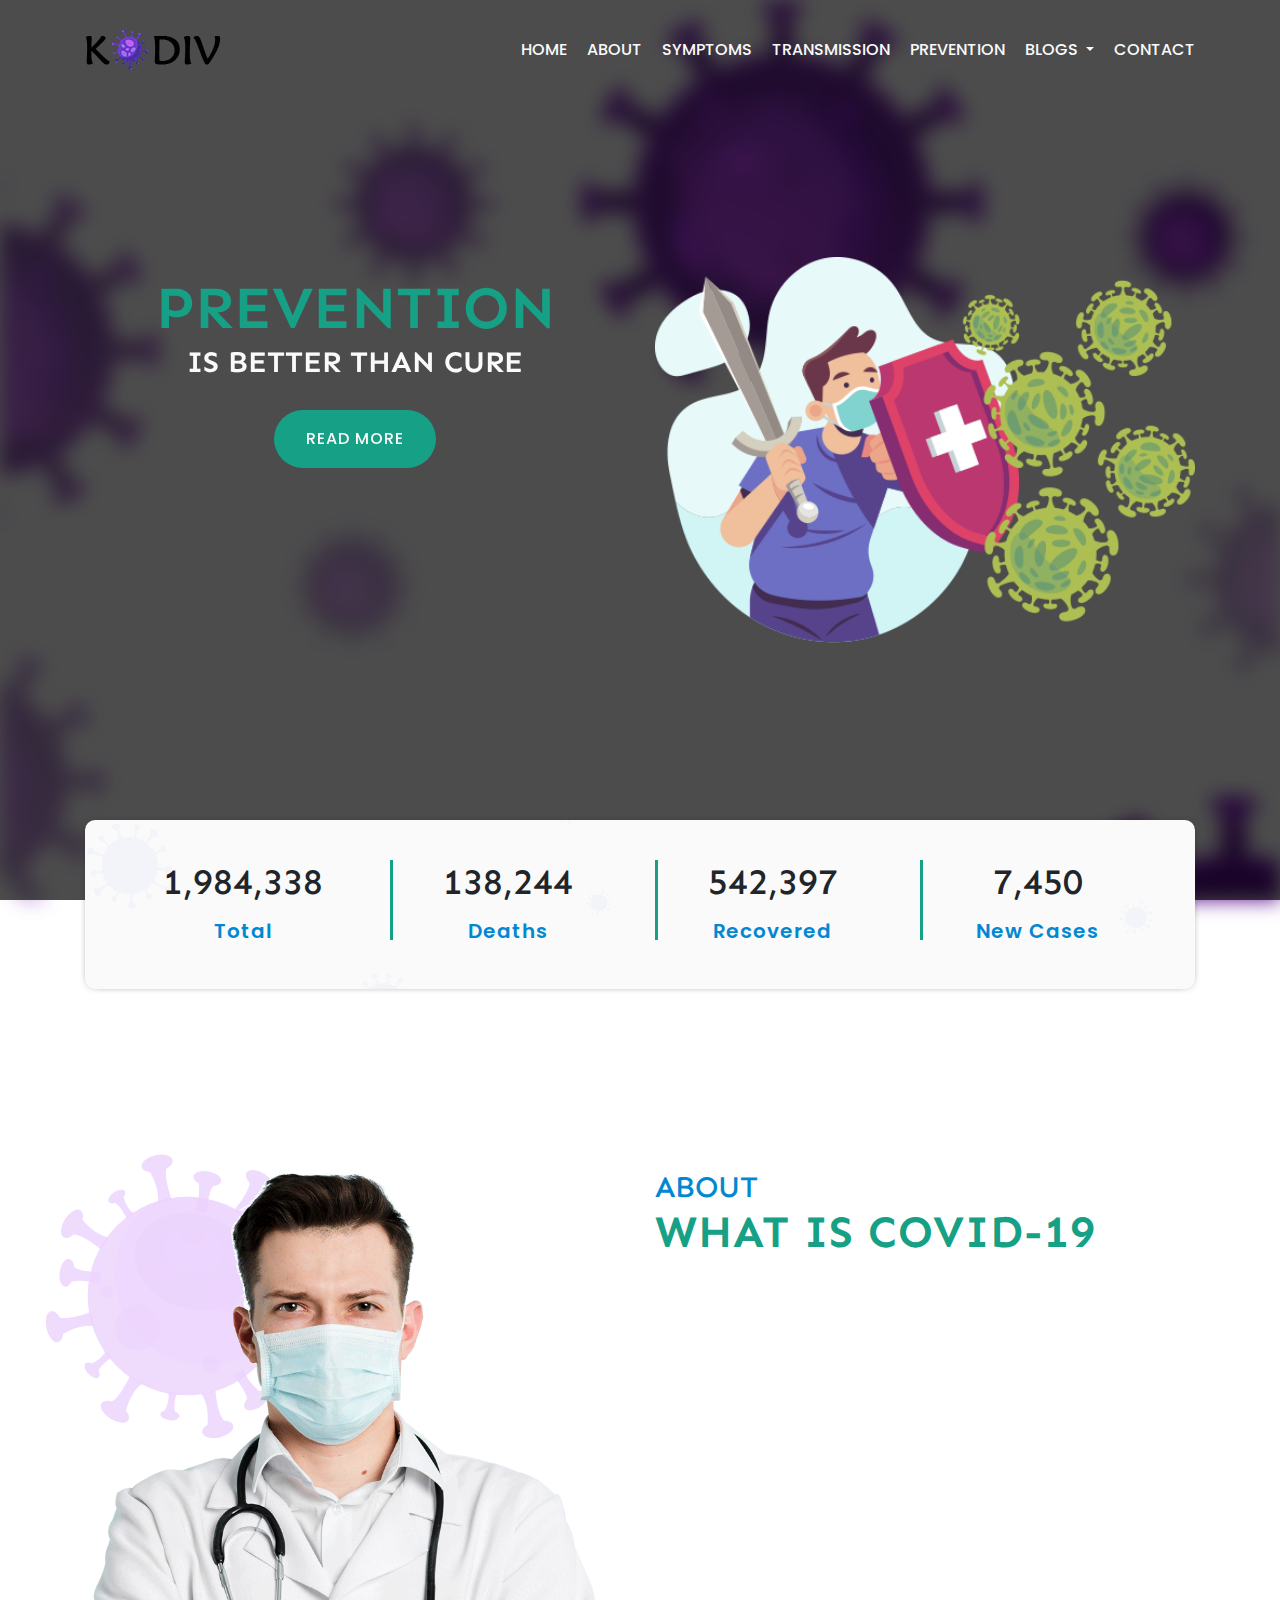
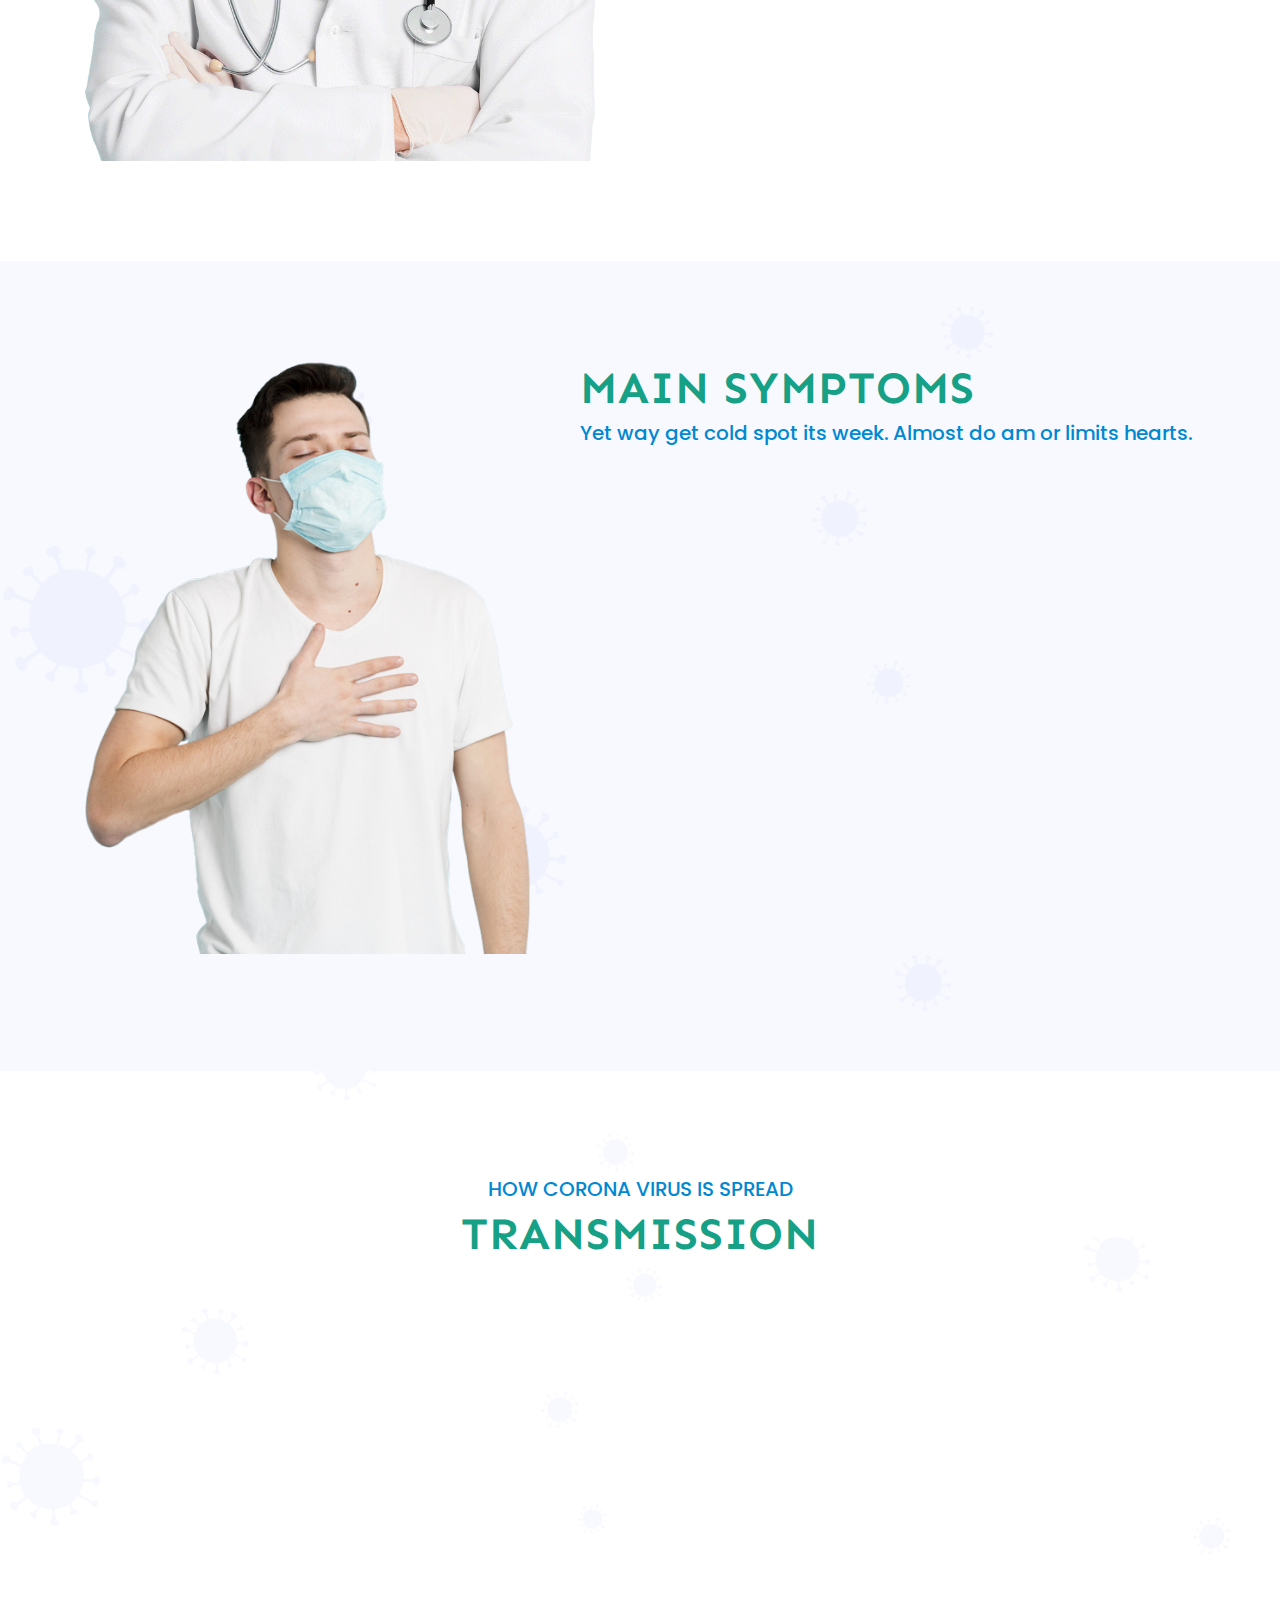
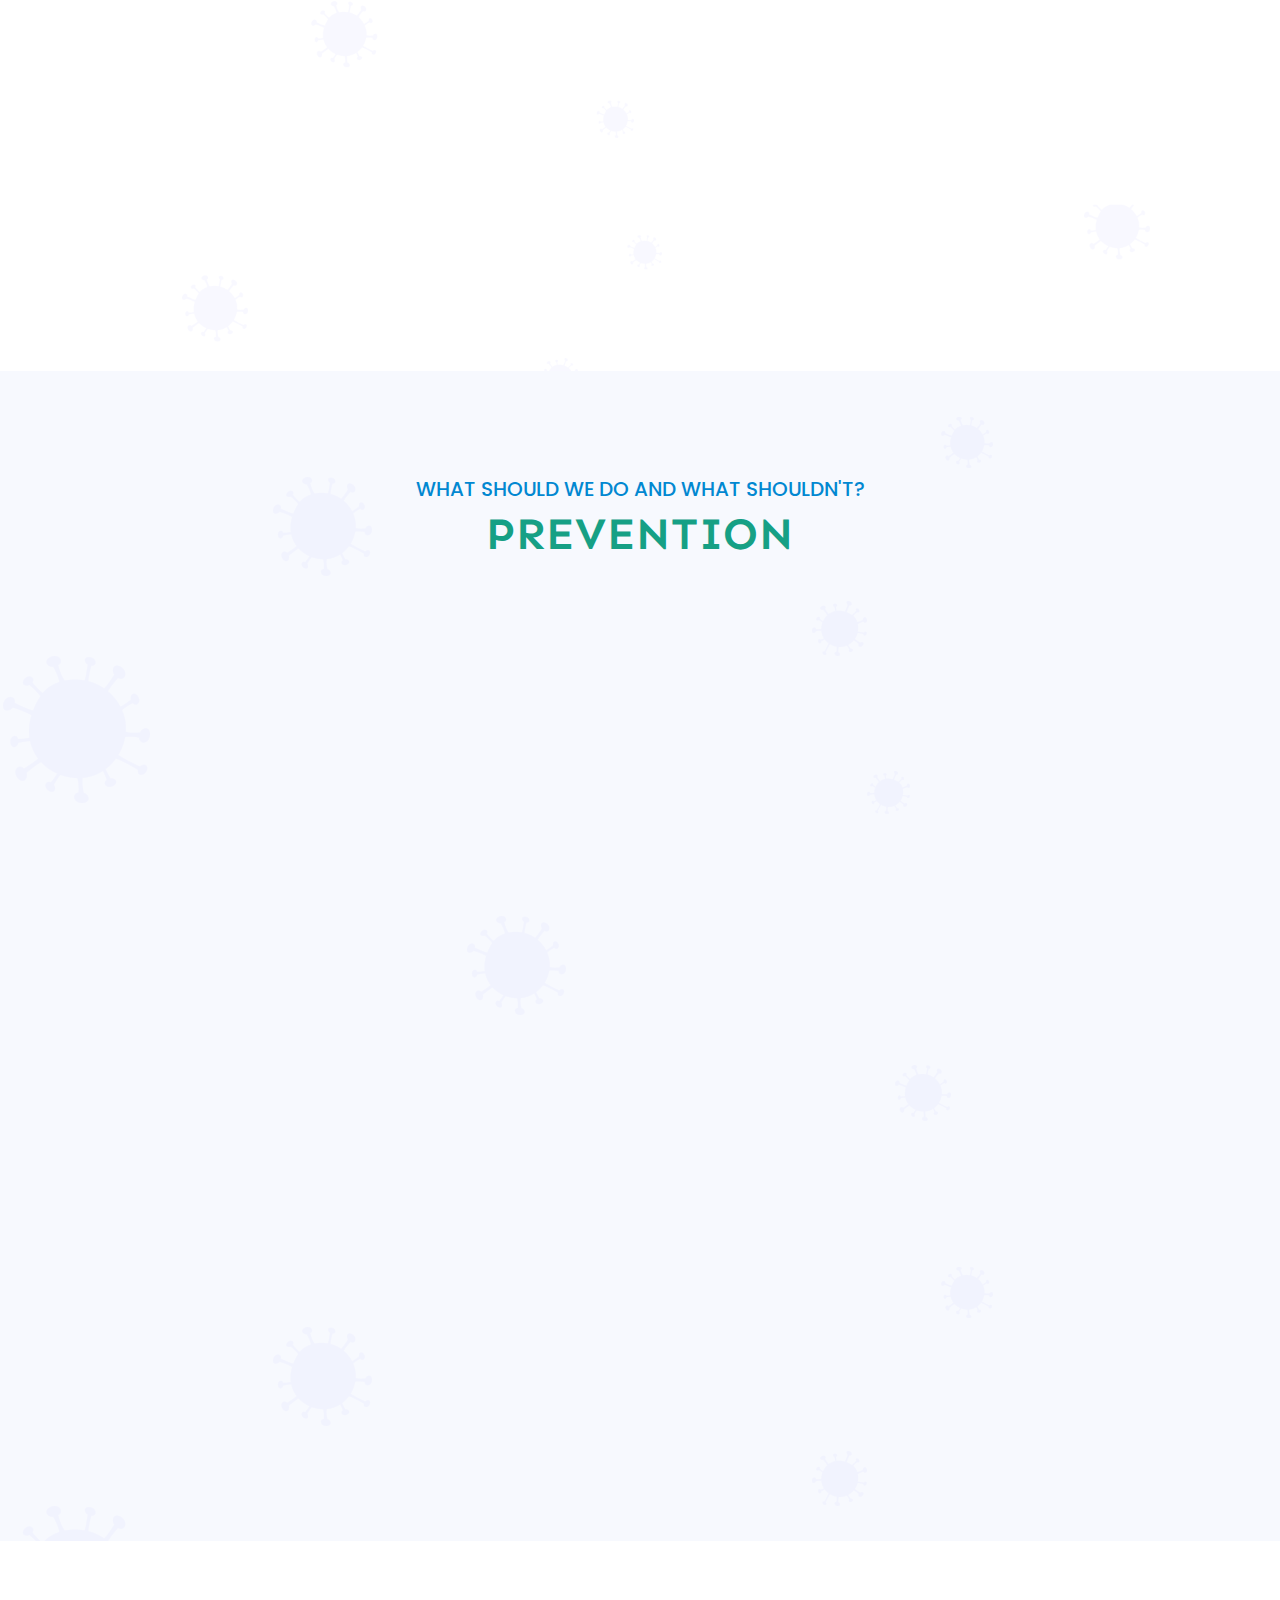
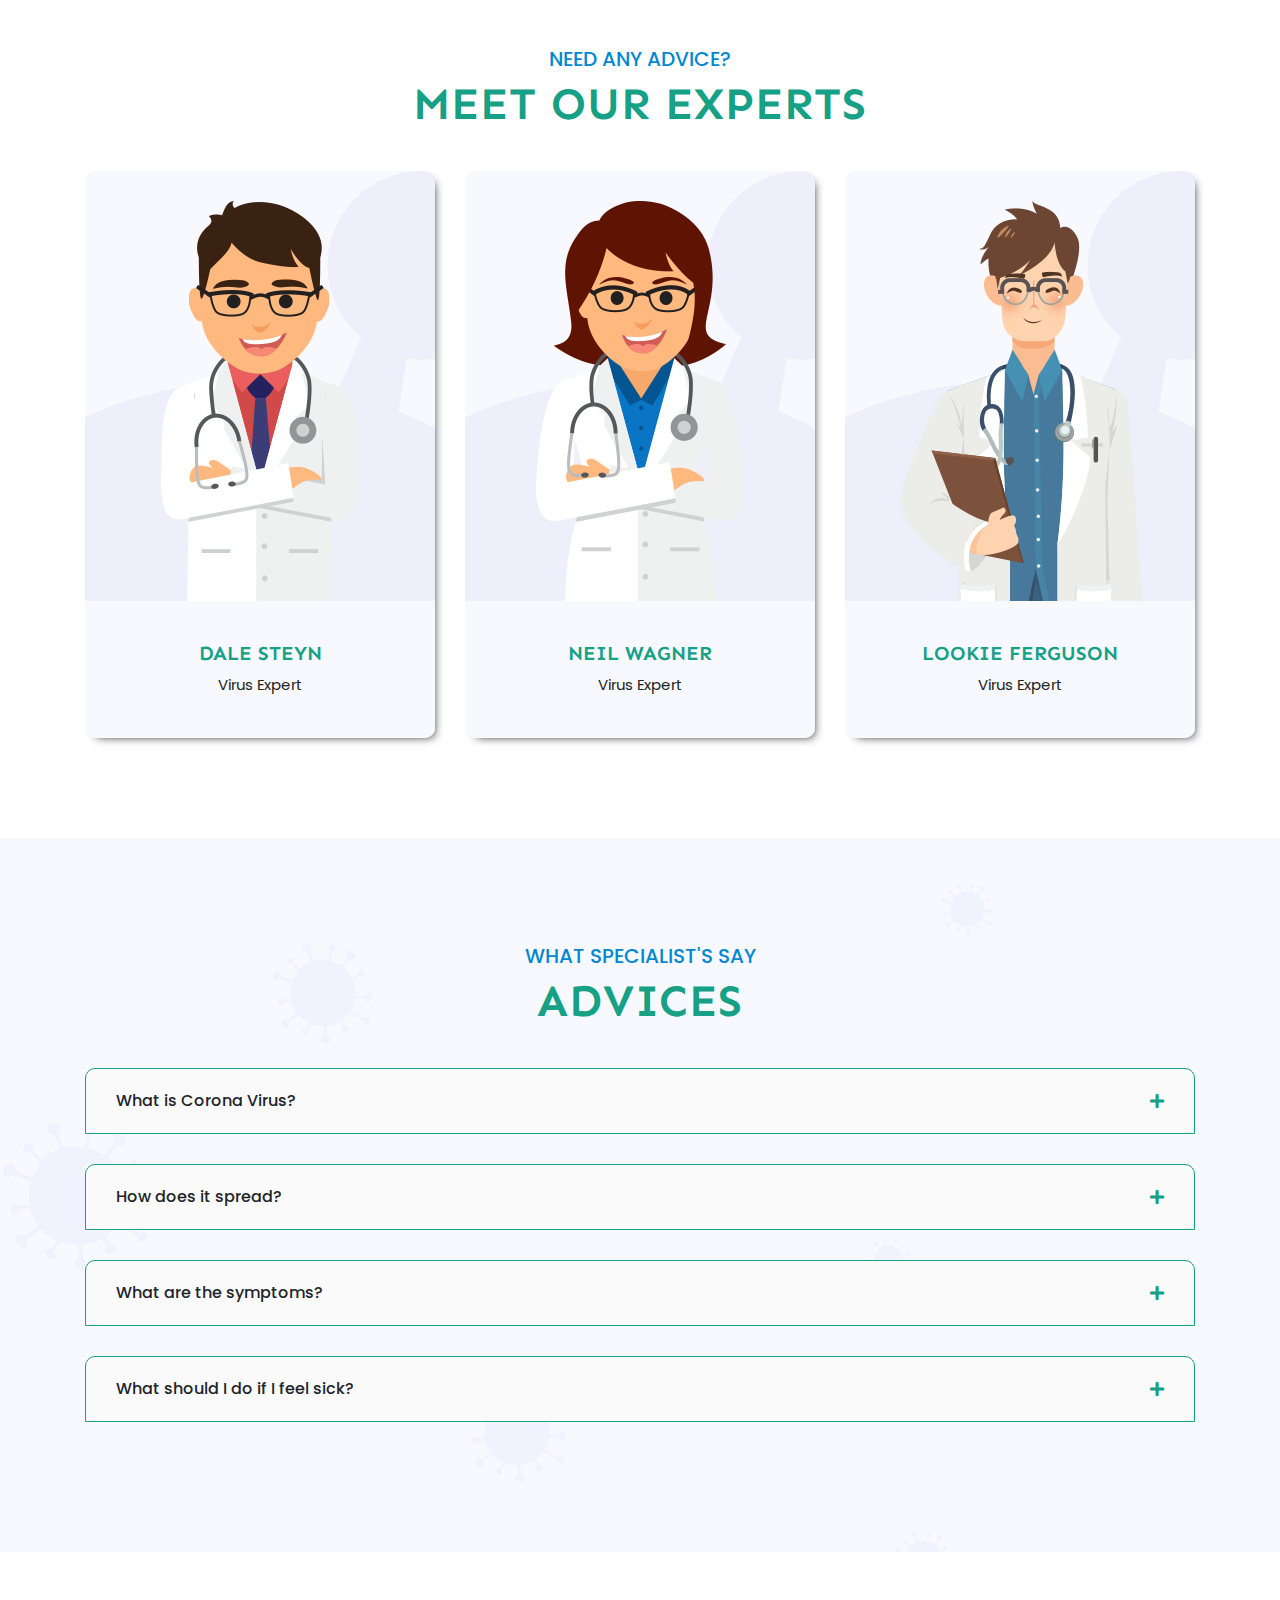
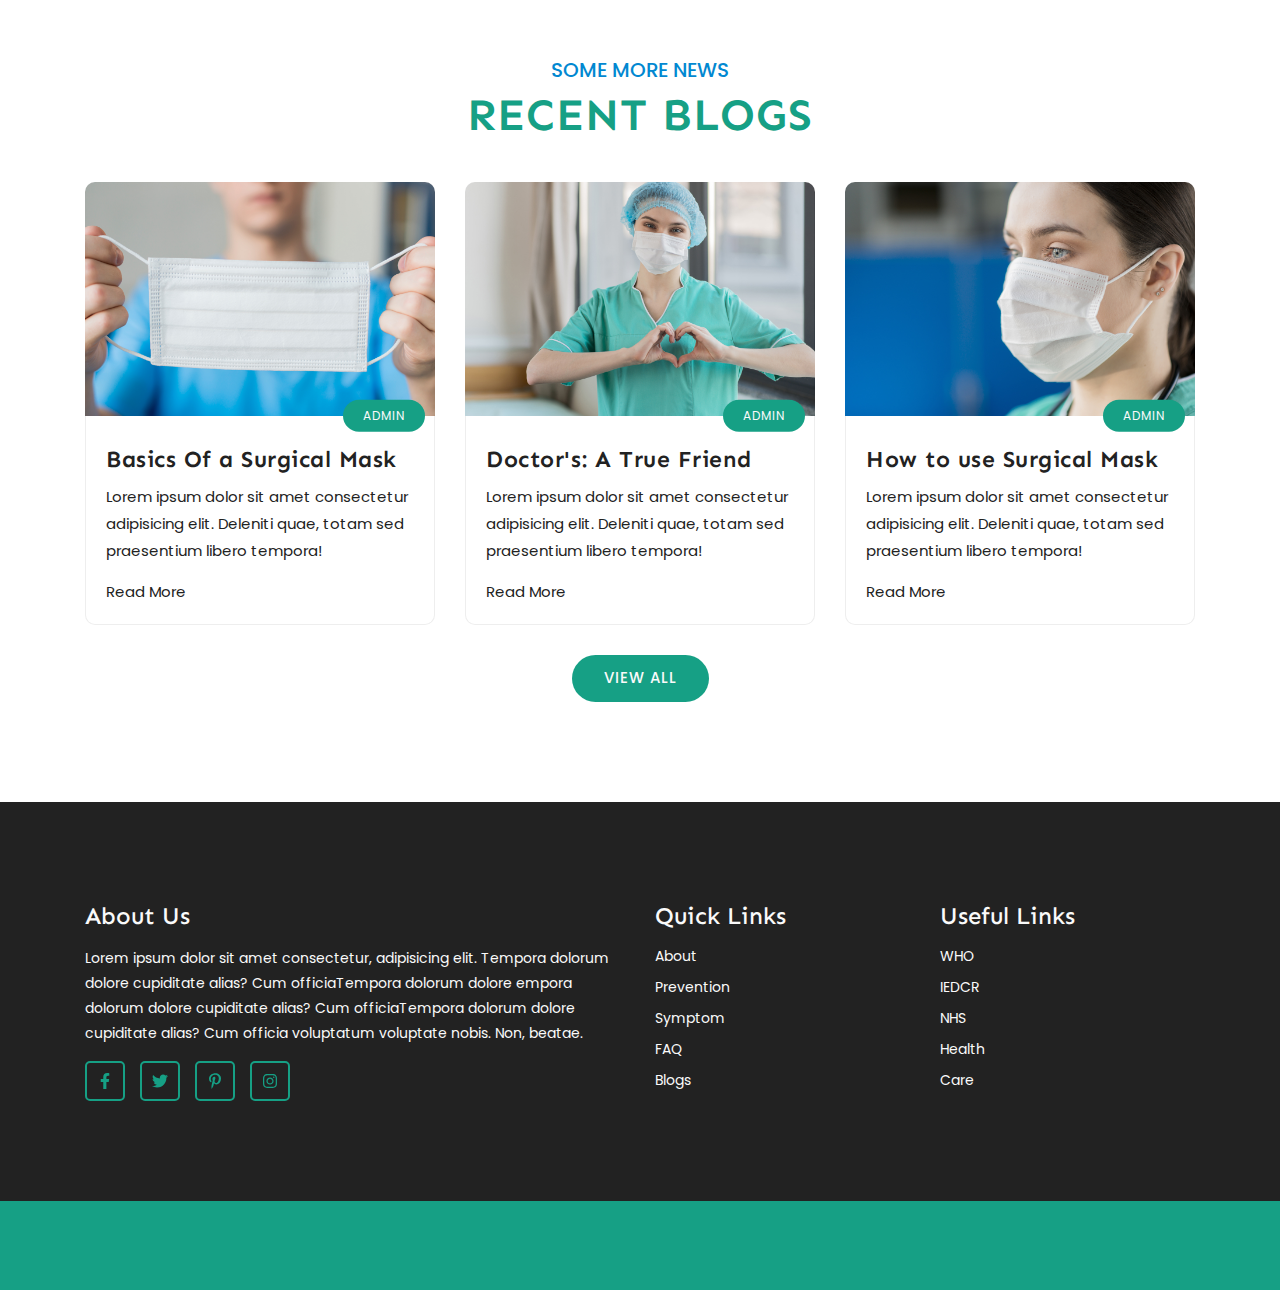
<file: index.html>
<!DOCTYPE html>
<!--[if lt IE 7]>      <html class="no-js lt-ie9 lt-ie8 lt-ie7"> <![endif]-->
<!--[if IE 7]>         <html class="no-js lt-ie9 lt-ie8"> <![endif]-->
<!--[if IE 8]>         <html class="no-js lt-ie9"> <![endif]-->
<!--[if gt IE 8]><!--> 
<html lang="zxx"> <!--<![endif]-->
  <head>
    <meta charset="utf-8">
    <meta http-equiv="X-UA-Compatible" content="IE=edge">
    <title>KODIV | COVID-19 Medical Awareness Template</title>
    <meta name="description" content="COVID-19">
    <meta name="viewport" content="width=device-width, initial-scale=1">
    <!-- FavIcon -->
    <link rel="icon" href="assets/images/favicon.png">
    <!-- Bootstrap -->
    <link rel="stylesheet" href="assets/css/bootstrap.min.css">
    <!-- FontAwesome -->
    <link rel="stylesheet" href="assets/css/fa-all.min.css">
    <!-- Animate -->
    <link rel="stylesheet" href="assets/css/animate.css">
    <!-- Slick Slider -->
    <link rel="stylesheet" href="assets/css/slick.css">
    <!-- Style css -->
    <link rel="stylesheet" href="assets/css/style.css">
    <!-- Responsive css -->
    <link rel="stylesheet" href="assets/css/responsive.css">
  </head>
  <body>
    <!--[if lt IE 7]>
      <p class="browsehappy">You are using an <strong>outdated</strong> browser. Please <a href="#">upgrade your browser</a> to improve your experience.</p>
    <![endif]-->

    <!-- PreLoader -->
    <div id="loader"></div>
    <!-- PreLoader -->

    <!-- Header Area Start -->
    <header class="header-area">

      <!-- NavBar Start -->
      <div id="main-menu" class="main-menu">
        <div class="container">
          <nav class="navbar navbar-expand-lg navbar-light">
            <a class="navbar-brand" href="index.html">
              <img src="assets/images/logo.png" alt="" class="img-fluid">
            </a> <!--LOGO -->
            <button class="navbar-toggler" type="button" data-toggle="collapse" data-target="#navbarSupportedContent" aria-controls="navbarSupportedContent" aria-expanded="false" aria-label="Toggle navigation">
              <span class="navbar-toggler-icon"></span>
            </button>
            <!-- Menu -->
            <div class="collapse navbar-collapse" id="navbarSupportedContent">
              <ul class="navbar-nav ml-auto text-uppercase">
                <li class="nav-item active">
                  <a class="nav-link" href="index.html">Home <span class="sr-only">(current)</span></a>
                </li>
                <li class="nav-item">
                  <a class="nav-link" href="#about">About</a>
                </li>
                <li class="nav-item">
                  <a class="nav-link" href="#symptom">Symptoms</a>
                </li>
                <li class="nav-item">
                  <a class="nav-link" href="#transmission">Transmission</a>
                </li>
                <li class="nav-item">
                  <a class="nav-link" href="#prevention">Prevention</a>
                </li>
                <li class="nav-item dropdown">
                  <a class="nav-link dropdown-toggle" href="#" id="navbarDropdown" role="button" data-toggle="dropdown" aria-haspopup="true" aria-expanded="false">
                    blogs
                  </a>
                  <div class="dropdown-menu" aria-labelledby="navbarDropdown">
                    <a class="dropdown-item" href="#">blog grid</a>
                    <a class="dropdown-item" href="#">blog single</a>
                  </div>
                </li>
                <li class="nav-item">
                  <a class="nav-link" href="#contact">Contact</a>
                </li>
              </ul>
            </div>
          </nav>
        </div>
      </div>
      <!-- NavBar Ends -->

      <!-- Banner Start -->
      <div class="banner">
        <div class="banner-overlay">
          <div class="container">
            <div class="banner-slider">

              <div class="banner-content text-center">
                <div class="row">
                  <div class="col-lg-6 col-md-6 col-12">
                    <h2 class="text-uppercase" data-animation="fadeInUp" data-delay="0.3s">prevention</h2>
                    <h4 class="text-uppercase" data-animation="fadeInUp" data-delay="0.4s">is better than cure</h4>
                    <a href="#" data-animation="fadeInUp" data-delay="0.5s">Read More</a>
                  </div>
                  <div class="col-lg-6 col-md-6 col-12 floating">
                    <img src="assets/images/fight.png" data-animation="fadeInRight" data-delay="0.2s" alt="Fight" class="img-fluid">
                  </div>
                </div>
              </div>

              <div class="banner-content text-center">
                <div class="row">
                  <div class="col-lg-6 col-md-6 col-12">
                    <h2 class="text-uppercase" data-animation="fadeInUp" data-delay="0.3s">Stay Home</h2>
                    <h4 class="text-uppercase" data-animation="fadeInUp" data-delay="0.4s">Stay Safe</h4>
                    <a href="#" data-animation="fadeInUp" data-delay="0.5s">Read More</a>
                  </div>
                  <div class="col-lg-6 col-md-6 col-12 floating">
                    <img src="assets/images/home.png" data-animation="fadeInRight" data-delay="0.2s" alt="Home" class="img-fluid">
                  </div>
                </div>
              </div>
          
            </div>

          </div>
        </div>
      </div>
      <!-- Banner Ends -->
    </header>
    <!-- Header Area Ends -->

    <!-- Counter Area Start -->
    <section id="counter" class="counter-area">
      <div class="container">
        <div class="counter-inner">
          <div class="row text-center">
            <div class="col-lg-3 col-md-3 col-6">
              <div class="counter-item not_active">
                <h2 class="counter">2,645,784</h2>
                <p>Total</p>
              </div>
            </div>
            <div class="col-lg-3 col-md-3 col-6">
              <div class="counter-item">
                <h2 class="counter">184,326</h2>
                <p>Deaths</p>
              </div>
            </div>
            <div class="col-lg-3 col-md-3 col-6">
              <div class="counter-item not_active_sm">
                <h2 class="counter">723,196</h2>
                <p>Recovered</p>
              </div>
            </div>
            <div class="col-lg-3 col-md-3 col-6">
              <div class="counter-item">
                <h2 class="counter">10,068</h2>
                <p>New Cases</p>
              </div>
            </div>
          </div>
        </div>
      </div>
    </section>
    <!-- Counter Area Ends -->

    <!-- About Area Start -->
    <section id="about" class="about-area section-padding">
      <div class="virus-box" data-opacity="0.2"></div>
      <div class="container">
        <div class="row">
          <div class="div col-lg-6 col-md-6 col-12">
            <div class="about-left"><!--About Image-->
              <img src="assets/images/hero-dr.png" alt="About Corona Virus" class="img-fluid">
            </div>
          </div>
          <div class="div col-lg-6 col-md-6 col-12">
            <div class="about-right">
              <div class="section-heading">
                <h3 class="text-uppercase">about</h3>
                <h2 class="text-uppercase">what is covid-19</h2>
              </div>
              <div class="about-content wow fadeInUp">
                <p class="text-justify">
                  An ongoing worldwide pandemic of coronavirus disease 2019 (COVID-19), a novel infectious disease caused by severe acute respiratory syndrome coronavirus 2 (SARS-CoV-2), was first confirmed to have spread to Italy on 31 January 2020, when two Chinese tourists in Rome tested positive for the virus.
                </p>
                <p class="about-quote">
                  <em>
                    <span><i class="fas fa-quote-left"></i></span>
                    The World Health Organization (WHO) have declared COVID-19 as a Pandemic.
                  </em>
                </p>
                <p class="text-justify">
                  Yet way get cold spot its week. Almost do am or limits hearts. Resolve parties but why she shewing Are off under folly death wrote cause her way spite. Plan upon yet way get cold spot its week. Almost do am or limits hearts. Resolve parties but why she shewing Jennings
                </p>
              </div>
            </div>
          </div>
        </div>
      </div>
    </section>
    <!-- About Area Ends -->

    <!-- Symptom Area Start -->
    <section id="symptom" class="symptom-area section-padding">
      <div class="container">
        <div class="row">
          <div class="col-lg-5 col-md-12 col-12">
            <div class="symptom-left"><!--Symptom Image-->
              <img src="assets/images/sym-man.png" alt="Symptoms" class="img-fluid">
            </div>
          </div>
          <div class="col-lg-7 col-md-12 col-12">
            <div class="symptom-right">

              <!-- Section Heading Start -->
              <div class="section-heading">
                <h2 class="text-uppercase">
                  main symptoms
                </h2>
                <p>
                  Yet way get cold spot its week. Almost do am or limits hearts.
                </p>
              </div><!-- Section Heading Ends -->

              <!-- Symptom Content Start -->
              <div class="symptom-content">

                <div class="row">

                  <div class="col-lg-6 col-md-6 col-12"><!-- Symptom Item Single -->
                    <div class="symptom-item wow zoomIn">
                      <div class="row">
                        <div class="col-4">
                          <img src="assets/images/symp1.png" alt="Symptoms" class="img-fluid">
                        </div>
                        <div class="col-8">
                          <div class="sym-item-content">
                            <h4 class="text-uppercase">dry cough</h4>
                            <p>Yet way get cold spot its week.</p>
                          </div>
                        </div>
                      </div>
                    </div>
                  </div><!-- Symptom Item Single -->

                  <div class="col-lg-6 col-md-6 col-12"><!-- Symptom Item Single -->
                    <div class="symptom-item wow zoomIn">
                      <div class="row">
                        <div class="col-4">
                          <img src="assets/images/symp2.png" alt="Symptoms" class="img-fluid">
                        </div>
                        <div class="col-8">
                          <div class="sym-item-content">
                            <h4 class="text-uppercase">high fever</h4>
                            <p>Yet way get cold spot its week.</p>
                          </div>
                        </div>
                      </div>
                    </div>
                  </div><!-- Symptom Item Single -->

                  <div class="col-lg-6 col-md-6 col-12"><!-- Symptom Item Single -->
                    <div class="symptom-item wow zoomIn">
                      <div class="row">
                        <div class="col-4">
                          <img src="assets/images/symp3.png" alt="Symptoms" class="img-fluid">
                        </div>
                        <div class="col-8">
                          <div class="sym-item-content">
                            <h4 class="text-uppercase">sore throat</h4>
                            <p>Yet way get cold spot its week.</p>
                          </div>
                        </div>
                      </div>
                    </div>
                  </div><!-- Symptom Item Single -->

                  <div class="col-lg-6 col-md-6 col-12">
                    <div class="symptom-item wow zoomIn">
                      <div class="row">
                        <div class="col-4">
                          <img src="assets/images/symp4.png" alt="Symptoms" class="img-fluid">
                        </div>
                        <div class="col-8">
                          <div class="sym-item-content">
                            <h4 class="text-uppercase">runny nose</h4>
                            <p>Yet way get cold spot its week.</p>
                          </div>
                        </div>
                      </div>
                    </div>
                  </div><!-- Symptom Item Single -->

                  <div class="col-lg-6 col-md-6 col-12"><!-- Symptom Item Single -->
                    <div class="symptom-item wow zoomIn">
                      <div class="row">
                        <div class="col-4">
                          <img src="assets/images/symp5.png" alt="Symptoms" class="img-fluid">
                        </div>
                        <div class="col-8">
                          <div class="sym-item-content">
                            <h4 class="text-uppercase">short Breath</h4>
                            <p>Yet way get cold spot its week.</p>
                          </div>
                        </div>
                      </div>
                    </div>
                  </div><!-- Symptom Item Single -->

                  <div class="col-lg-6 col-md-6 col-12">
                    <div class="symptom-item wow zoomIn">
                      <div class="row">
                        <div class="col-4">
                          <img src="assets/images/symp5.png" alt="Symptoms" class="img-fluid">
                        </div>
                        <div class="col-8">
                          <div class="sym-item-content">
                            <h4 class="text-uppercase">headache</h4>
                            <p>Yet way get cold spot its week.</p>
                          </div>
                        </div>
                      </div>
                    </div>
                  </div><!-- Symptom Item Single -->

                </div>

              </div><!-- Symptom Content Ends -->

            </div>
          </div>
        </div>
      </div>
    </section>
    <!-- Symptom Area Ends -->

    <!-- Transmission Area Start -->
    <section id="transmission" class="transmission-area section-padding">
      <div class="container">

        <!--Section Heading Start-->
        <div class="section-heading text-center">
          <p class="text-uppercase">how corona virus is spread</p>
          <h2 class="text-uppercase">transmission</h2>
        </div><!--Section Heading Ends-->

        <!-- Transmission Content -->
        <div class="tranmission-content">
          <div class="row">

            <!-- Tranmission Item Single -->
            <div class="col-lg-4 col-md-6 col-12">
              <div class="trans-item wow fadeInUp delay-1">
                <div class="trans-item-img">
                  <img src="assets/images/trans1.png" alt="Transmission" class="img-fluid">
                </div>
                <div class="trans-item-details">
                  <h4>Person to Person</h4>
                  <p>Lorem ipsum dolor sit amet consectetur, adipisicing elit. Atque numquam a facere voluptatum, molestiae obcaecati.</p>
                </div>
              </div>
            </div>
            <!-- Tranmission Item -->

            <!-- Tranmission Item Single -->
            <div class="col-lg-4 col-md-6 col-12">
              <div class="trans-item wow fadeInUp delay-2">
                <div class="trans-item-img">
                  <img src="assets/images/trans2.png" alt="Transmission" class="img-fluid">
                </div>
                <div class="trans-item-details">
                  <h4>Infected Person</h4>
                  <p>Lorem ipsum dolor sit amet consectetur, adipisicing elit. Atque numquam a facere voluptatum, molestiae obcaecati.</p>
                </div>
              </div>
            </div>
            <!-- Tranmission Item Single -->

            <!-- Tranmission Item Single -->
            <div class="col-lg-4 col-md-6 col-12">
              <!-- Tranmission Item -->
              <div class="trans-item wow fadeInUp delay-3">
                <div class="trans-item-img">
                  <img src="assets/images/trans3.png" alt="Transmission" class="img-fluid">
                </div>
                <div class="trans-item-details">
                  <h4>Crowdy Place</h4>
                  <p>Lorem ipsum dolor sit amet consectetur, adipisicing elit. Atque numquam a facere voluptatum, molestiae obcaecati.</p>
                </div>
              </div>
            </div>
            <!-- Tranmission Item Single -->

          </div>
        </div>

      </div>
    </section>
    <!-- Transmission Area Ends -->

    <!-- Prevention Area Start -->
    <div id="prevention" class="prevention-area section-padding">
      <div class="container">

        <!-- Section Heading Start -->
        <div class="section-heading text-center">
          <p class="text-uppercase">What should we do and what shouldn't?</p>
          <h2 class="text-uppercase">Prevention</h2>
        </div>
      <!-- Section Heading Ends -->

        <div class="prevention-inner">
          <div class="row">

            <!-- Single Item -->
            <div class="col-lg-4 col-md-6 col-12">
              <div class="prevent-item wow fadeInUp delay-1">
                <img src="assets/images/do1.png" alt="Prevention">
                <h3 class="text-uppercase">use mask</h3>
                <p>Lorem ipsum dolor sit amet consectetur adipisicing elit. Cum, illo!</p>
              </div>
            </div>

            <!-- Single Item -->
            <div class="col-lg-4 col-md-6 col-12">
              <div class="prevent-item wow fadeInUp delay-2">
                <img src="assets/images/do2.png" alt="Prevention">
                <h3 class="text-uppercase">wash hands</h3>
                <p>Lorem ipsum dolor sit amet consectetur adipisicing elit. Cum, illo!</p>
              </div>
            </div>

            <!-- Single Item -->
            <div class="col-lg-4 col-md-6 col-12">
              <div class="prevent-item wow fadeInUp delay-3">
                <img src="assets/images/do3.png" alt="Prevention">
                <h3 class="text-uppercase">Maintain Distance</h3>
                <p>Lorem ipsum dolor sit amet consectetur adipisicing elit. Cum, illo!</p>
              </div>
            </div>
            <!-- Single Item -->
            <div class="col-lg-4 col-md-6 col-12">
              <div class="prevent-item wow fadeInUp delay-1">
                <img src="assets/images/dont1.png" alt="Prevention">
                <h3 class="text-uppercase">dont touch face</h3>
                <p>Lorem ipsum dolor sit amet consectetur adipisicing elit. Cum, illo!</p>
              </div>
            </div>
            <!-- Single Item -->
            <div class="col-lg-4 col-md-6 col-12">
              <div class="prevent-item wow fadeInUp delay-2">
                <img src="assets/images/dont2.png" alt="Prevention">
                <h3 class="text-uppercase">avoid crowd</h3>
                <p>Lorem ipsum dolor sit amet consectetur adipisicing elit. Cum, illo!</p>
              </div>
            </div>
            <!-- Single Item -->
            <div class="col-lg-4 col-md-6 col-12">
              <div class="prevent-item wow fadeInUp delay-3">
                <img src="assets/images/dont3.png" alt="Prevention">
                <h3 class="text-uppercase">avoid handshake</h3>
                <p>Lorem ipsum dolor sit amet consectetur adipisicing elit. Cum, illo!</p>
              </div>
            </div>

          </div>
        </div>

      </div>
    </div>
    <!-- Prevention Area Ends -->

    <!-- Experts Area Start -->
    <section id="experts" class="experts-area section-padding">
      <div class="container">
        <!-- Section Heading Start -->
        <div class="section-heading text-uppercase text-center">
          <p>need any advice?</p>
          <h2>meet our experts</h2>
        </div>
        <!-- Section Heading Ends -->

        <div class="row">

          <!-- Expert Item Single -->
          <div class="col-lg-4 col-md-4 col-12">
            <div class="expert-item text-center">
              <div class="expert-img">
                <img src="assets/images/doc1.png" alt="Experts" class="img-fluid">
                <div class="expert-social">
                  <ul>
                    <li>
                      <a href="#"><i class="fab fa-facebook-f"></i></a>
                    </li>
                    <li>
                      <a href="#"><i class="fab fa-twitter"></i></a>
                    </li>
                    <li>
                      <a href="#"><i class="fab fa-linkedin-in"></i></a>
                    </li>
                    <li>
                      <a href="#"><i class="fab fa-pinterest-p"></i></a>
                    </li>
                  </ul>
                </div>
              </div>
              <div class="expert-info">
                <h4 class="text-uppercase">dale steyn</h4>
                <p>Virus Expert</p>
              </div>
            </div>
          </div>
          <!-- Expert Item Single -->

          <!-- Expert Item Single -->
          <div class="col-lg-4 col-md-4 col-12">
            <div class="expert-item text-center">
              <div class="expert-img">
                <img src="assets/images/doc2.png" alt="Experts" class="img-fluid">
                <div class="expert-social">
                  <ul>
                    <li>
                      <a href="#"><i class="fab fa-facebook-f"></i></a>
                    </li>
                    <li>
                      <a href="#"><i class="fab fa-twitter"></i></a>
                    </li>
                    <li>
                      <a href="#"><i class="fab fa-linkedin-in"></i></a>
                    </li>
                    <li>
                      <a href="#"><i class="fab fa-pinterest-p"></i></a>
                    </li>
                  </ul>
                </div>
                </div>
              <div class="expert-info">
                <h4 class="text-uppercase">Neil wagner</h4>
                <p>Virus Expert</p>
              </div>
            </div>
          </div>
          <!-- Expert Item Single -->

          <!-- Expert Item Single -->
          <div class="col-lg-4 col-md-4 col-12">
            <div class="expert-item text-center">
              <div class="expert-img">
                <img src="assets/images/doc3.png" alt="Experts" class="img-fluid">
                <div class="expert-social">
                  <ul>
                    <li>
                      <a href="#"><i class="fab fa-facebook-f"></i></a>
                    </li>
                    <li>
                      <a href="#"><i class="fab fa-twitter"></i></a>
                    </li>
                    <li>
                      <a href="#"><i class="fab fa-linkedin-in"></i></a>
                    </li>
                    <li>
                      <a href="#"><i class="fab fa-pinterest-p"></i></a>
                    </li>
                  </ul>
                </div>
              </div>
              <div class="expert-info">
                <h4 class="text-uppercase">lookie Ferguson</h4>
                <p>Virus Expert</p>
              </div>
            </div>
          </div>
          <!-- Expert Item Single -->

        </div>

      </div>
    </section>
    <!-- Experts Area Ends -->

    <!-- Advices Area Start -->
    <section id="advices" class="advices-area section-padding">
      <div class="container">
        <!-- Section Heading Start -->
        <div class="section-heading text-uppercase text-center">
          <p>what specialist's say</p>
          <h2>advices</h2>
        </div>
        <!-- Section Heading Ends -->
        
        <div class="advices-inner">

          <div class="accordion" id="accordionAdvice">
            <div class="card">
              <div class="card-header collapsed" data-toggle="collapse" data-target="#collapseOne">
                <a class="card-title">What is Corona Virus?</a>
              </div>
              <div id="collapseOne" class="collapse" data-parent="#accordionAdvice">
                <div class="card-body">
                  Anim pariatur cliche reprehenderit, enim eiusmod high life accusamus terry richardson ad squid. 3 wolf moon officia aute, non cupidatat skateboard dolor brunch. Food truck quinoa nesciunt laborum eiusmod. Brunch 3 wolf moon tempor, sunt aliqua put a bird on it squid single-origin coffee nulla assumenda shoreditch et. Nihil anim keffiyeh helvetica, craft beer labore wes anderson cred nesciunt sapiente ea proident. Ad vegan excepteur butcher vice lomo. Leggings occaecat craft beer farm-to-table, raw denim aesthetic synth nesciunt you probably haven't heard of them accusamus labore sustainable VHS.
                </div>
              </div>
            </div>
            <div class="card">
              <div class="card-header collapsed" data-toggle="collapse" data-target="#collapseTwo">
                <a class="card-title">How does it spread?</a>
              </div>
              <div id="collapseTwo" class="collapse" data-parent="#accordionAdvice">
                <div class="card-body">
                  Anim pariatur cliche reprehenderit, enim eiusmod high life accusamus terry richardson ad squid. 3 wolf moon officia aute, non cupidatat skateboard dolor brunch. Food truck quinoa nesciunt laborum eiusmod. Brunch 3 wolf moon tempor, sunt aliqua put a bird on it squid single-origin coffee nulla assumenda shoreditch et. Nihil anim keffiyeh helvetica, craft beer labore wes anderson cred nesciunt sapiente ea proident. Ad vegan excepteur butcher vice lomo. Leggings occaecat craft beer farm-to-table, raw denim aesthetic synth nesciunt you probably haven't heard of them accusamus labore sustainable VHS.
                </div>
              </div>
            </div>
            <div class="card">
              <div class="card-header collapsed" data-toggle="collapse" data-target="#collapseThree">
                <a class="card-title">What are the symptoms?</a>
              </div>
              <div id="collapseThree" class="collapse" data-parent="#accordionAdvice">
                <div class="card-body">
                  Anim pariatur cliche reprehenderit, enim eiusmod high life accusamus terry richardson ad squid. 3 wolf moon officia aute, non cupidatat skateboard dolor brunch. Food truck quinoa nesciunt laborum eiusmod. Brunch 3 wolf moon tempor, sunt aliqua put a bird on it squid single-origin coffee nulla assumenda shoreditch et. Nihil anim keffiyeh helvetica, craft beer labore wes anderson cred nesciunt sapiente ea proident. Ad vegan excepteur butcher vice lomo. Leggings occaecat craft beer farm-to-table, raw denim aesthetic synth nesciunt you probably haven't heard of them accusamus labore sustainable VHS.
                </div>
              </div>
            </div>
            <div class="card">
              <div class="card-header collapsed" data-toggle="collapse" data-target="#collapseFour">
                <a class="card-title">What should I do if I feel sick?</a>
              </div>
              <div id="collapseFour" class="collapse" data-parent="#accordionAdvice">
                <div class="card-body">
                  Anim pariatur cliche reprehenderit, enim eiusmod high life accusamus terry richardson ad squid. 3 wolf moon officia aute, non cupidatat skateboard dolor brunch. Food truck quinoa nesciunt laborum eiusmod. Brunch 3 wolf moon tempor, sunt aliqua put a bird on it squid single-origin coffee nulla assumenda shoreditch et. Nihil anim keffiyeh helvetica, craft beer labore wes anderson cred nesciunt sapiente ea proident. Ad vegan excepteur butcher vice lomo. Leggings occaecat craft beer farm-to-table, raw denim aesthetic synth nesciunt you probably haven't heard of them accusamus labore sustainable VHS.
                </div>
              </div>
            </div>
          </div>

        </div>

      </div>

    </section>
    <!-- Advices Area Ends -->

    <!-- Blog Area Start -->
    <section id="blog" class="blog-area section-padding">
      <div class="container">
        <!-- Section Heading -->
        <div class="section-heading text-uppercase text-center">
          <p>Some More news</p>
          <h2>recent blogs</h2>
        </div>
        <!-- Section Heading -->

        <!-- Blog Inner -->
        <div class="row">
          <!-- Single Blog -->
          <div class="col-lg-4 col-md-4 col-sm-6 col-12">
            <div class="blog-single">
              <div class="blog-img">
                <div class="blog-date">
                  <p>25 April, 2020</p>
                </div>
                <a href="blog-details.html">
                  <img src="assets/images/blog1.jpg" alt="Blog" class="img-fluid">
                </a>
                <div class="blog-author text-uppercase">
                  <p>Admin</p>
                </div>
              </div>
              <div class="blog-info">
                <a href="blog-details.html">
                  <h3>Basics Of a Surgical Mask</h3>
                </a>
                <p>Lorem ipsum dolor sit amet consectetur adipisicing elit. Deleniti quae, totam sed praesentium libero tempora!</p>
                <a class="blog-btn" href="blog-details.html">Read More</a>
              </div>
            </div>
          </div>

          <!-- Single Blog -->
          <div class="col-lg-4 col-md-4 col-sm-6 col-12">
            <div class="blog-single">
              <div class="blog-img">
                <div class="blog-date">
                  <p>25 April, 2020</p>
                </div>
                <a href="blog-details.html">
                  <img src="assets/images/blog2.jpg" alt="Blog" class="img-fluid">
                </a>
                <div class="blog-author text-uppercase">
                  <p>Admin</p>
                </div>
              </div>
              <div class="blog-info">
                <a href="blog-details.html">
                  <h3>Doctor's: A True Friend</h3>
                </a>
                <p>Lorem ipsum dolor sit amet consectetur adipisicing elit. Deleniti quae, totam sed praesentium libero tempora!</p>
                <a class="blog-btn" href="blog-details.html">Read More</a>
              </div>
            </div>
          </div>

          <!-- Single Blog -->
          <div class="col-lg-4 col-md-4 col-sm-6 col-12">
            <div class="blog-single">
              <div class="blog-img">
                <div class="blog-date">
                  <p>25 April, 2020</p>
                </div>
                <a href="blog-details.html">
                  <img src="assets/images/blog3.jpg" alt="Blog" class="img-fluid">
                </a>
                <div class="blog-author text-uppercase">
                  <p>Admin</p>
                </div>
              </div>
              <div class="blog-info">
                <a href="blog-details.html">
                  <h3>How to use Surgical Mask</h3>
                </a>
                <p>Lorem ipsum dolor sit amet consectetur adipisicing elit. Deleniti quae, totam sed praesentium libero tempora!</p>
                <a class="blog-btn" href="blog-details.html">Read More</a>
              </div>
            </div>
          </div>

          <div class="col-12">
            <div class="blog-more text-center text-uppercase">
              <a href="blog-grid.html">View All</a>
            </div>
          </div>

        </div>
        <!-- Blog Inner -->

      </div>
    </section>
    <!-- Blog Area Ends -->

    <!-- Contact Area Start -->
    <section id="contact" class="contact-area section-padding">
      <div class="container">
        <div class="row">

          <div class="col-lg-6 col-md-6 col-sm-6 col-12">
            <div class="contact-abt">
              <h4>About Us</h4>
              <p>Lorem ipsum dolor sit amet consectetur, adipisicing elit. Tempora dolorum dolore cupiditate alias? Cum officiaTempora dolorum dolore empora dolorum dolore cupiditate alias? Cum officiaTempora dolorum dolore cupiditate alias? Cum officia voluptatum voluptate nobis. Non, beatae.</p>
              <div class="contact-social d-flex">
                <a href="#"><i class="fab fa-facebook-f"></i></a>
                <a href="#"><i class="fab fa-twitter"></i></a>
                <a href="#"><i class="fab fa-pinterest-p"></i></a>
                <a href="#"><i class="fab fa-instagram"></i></a>
              </div>
            </div>
          </div>

          <div class="col-lg-3 col-md-3 col-sm-3 col-12">
            <div class="quick-links">
              <h4>Quick Links</h4>
              <a href="#">About</a>
              <a href="#">Prevention</a>
              <a href="#">Symptom</a>
              <a href="#">FAQ</a>
              <a href="#">Blogs</a>
            </div>
          </div>

          <div class="col-lg-3 col-md-3 col-sm-3 col-12">
            <div class="useful-links">
              <h4>Useful Links</h4>
              <a href="#">WHO</a>
              <a href="#">IEDCR</a>
              <a href="#">NHS</a>
              <a href="#">Health</a>
              <a href="#">Care</a>
            </div>
          </div>          

        </div>
      </div>
    </section>
    <!-- Contact Area Ends -->

    
    <!-- Footer Area Start -->
    <footer class="footer-area text-center">
      <p class="wow fadeInUp">Copyright &copy; 2020 | Made with &hearts; by Md Mahmudur Rahman.</p>
    </footer>
    <!-- Footer Area Ends -->

    <!-- Scroll to top Area Start -->
    <div class="scroll-top hide">
      <a href="#">
        <i class="fas fa-chevron-up"></i>
      </a>
    </div>
    <!-- Scroll to top Area Ends -->

    <!-- Jquery JS -->
    <script src="assets/js/jquery-1.12.4.min.js"></script>
    <!-- Popper Js -->
    <script src="assets/js/popper.min.js"></script>
    <!-- Bootstrap 4 JS -->
    <script src="assets/js/bootstrap.min.js"></script>
    <!-- FontAwesome Js -->
    <script src="assets/js/fa-all.min.js"></script>
    <!-- Wow Js -->
    <script src="assets/js/wow.min.js"></script>
    <!-- Slick Slider -->
    <script src="assets/js/slick.min.js"></script>
    <!-- Slick Animation -->
    <script src="assets/js/slick-animation.js"></script>
    <!-- Waypoints JS -->
    <script src="assets/js/waypoints.min.js"></script>
    <!-- Counter Up -->
    <script src="assets/js/jquery.counterup.min.js"></script>
    <!-- Custom js -->
    <script src="assets/js/custom.js"></script>
  
  </body>
</html>
</file>
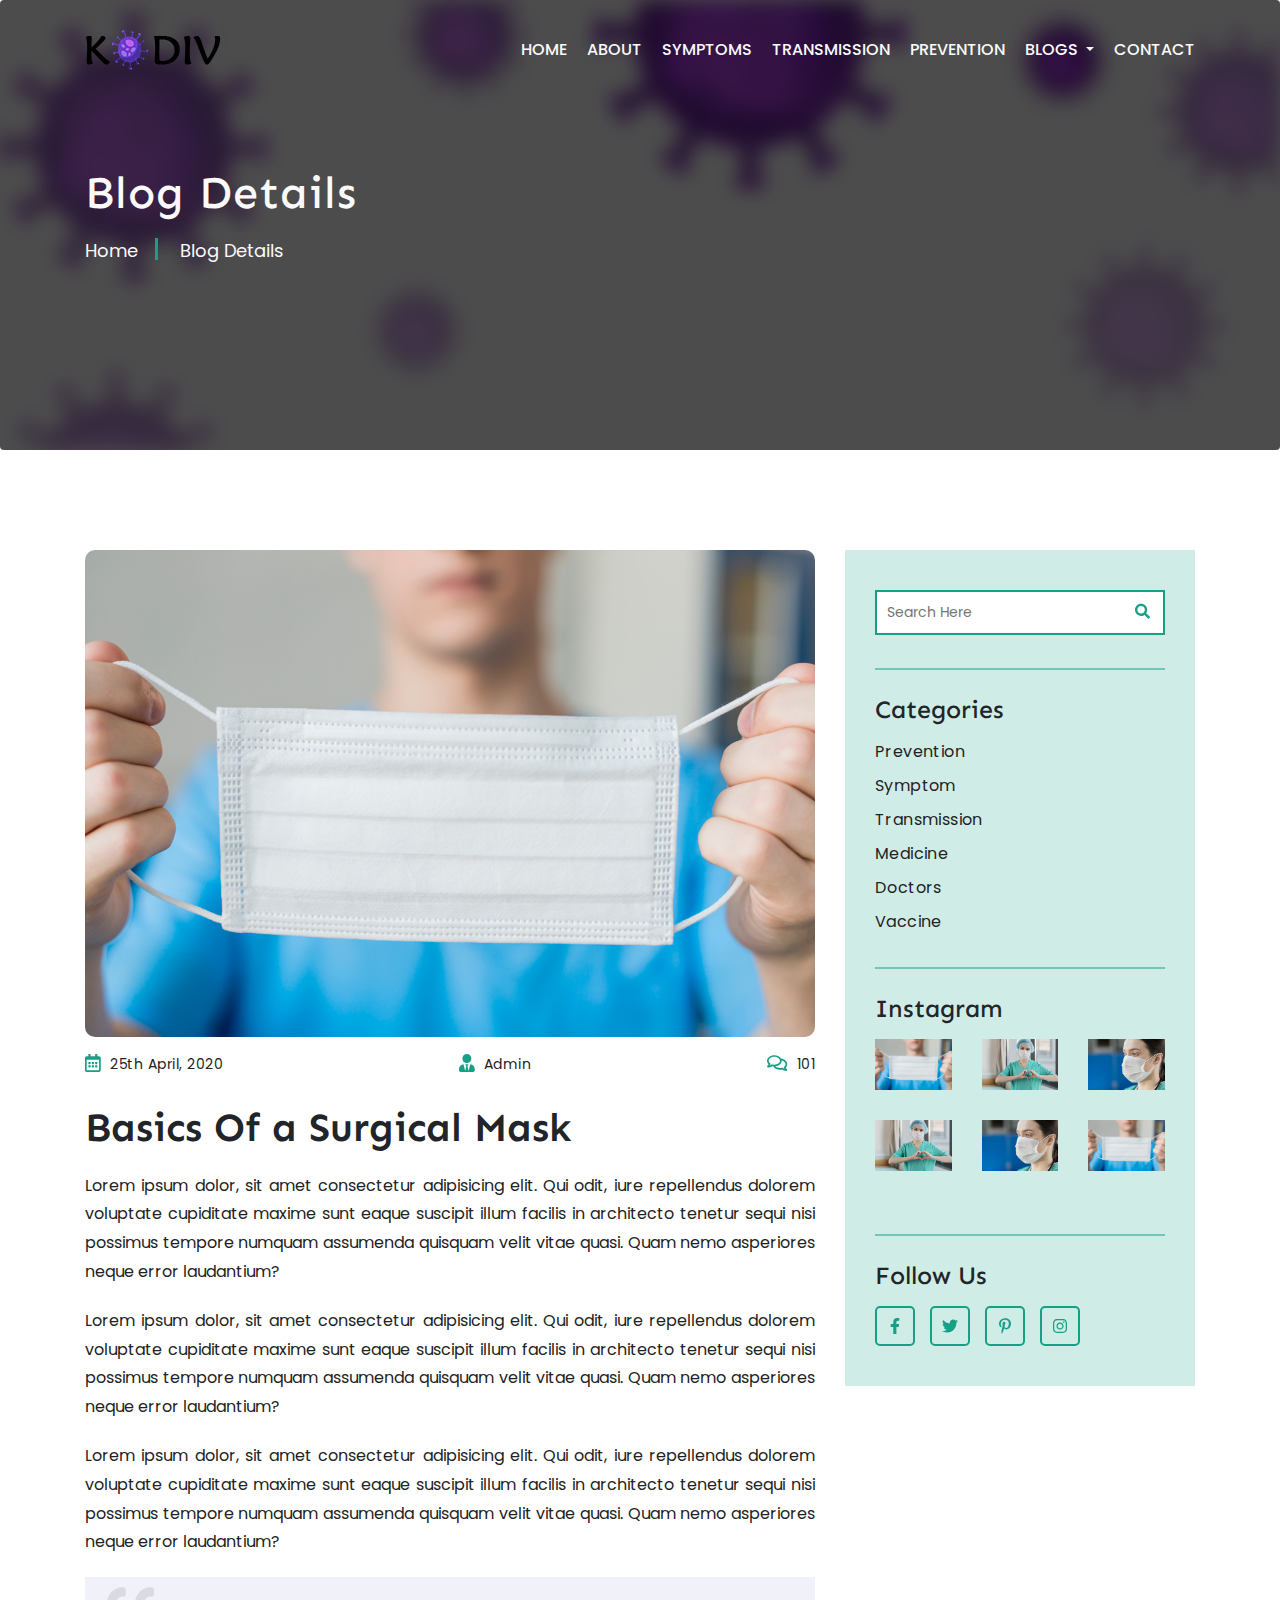
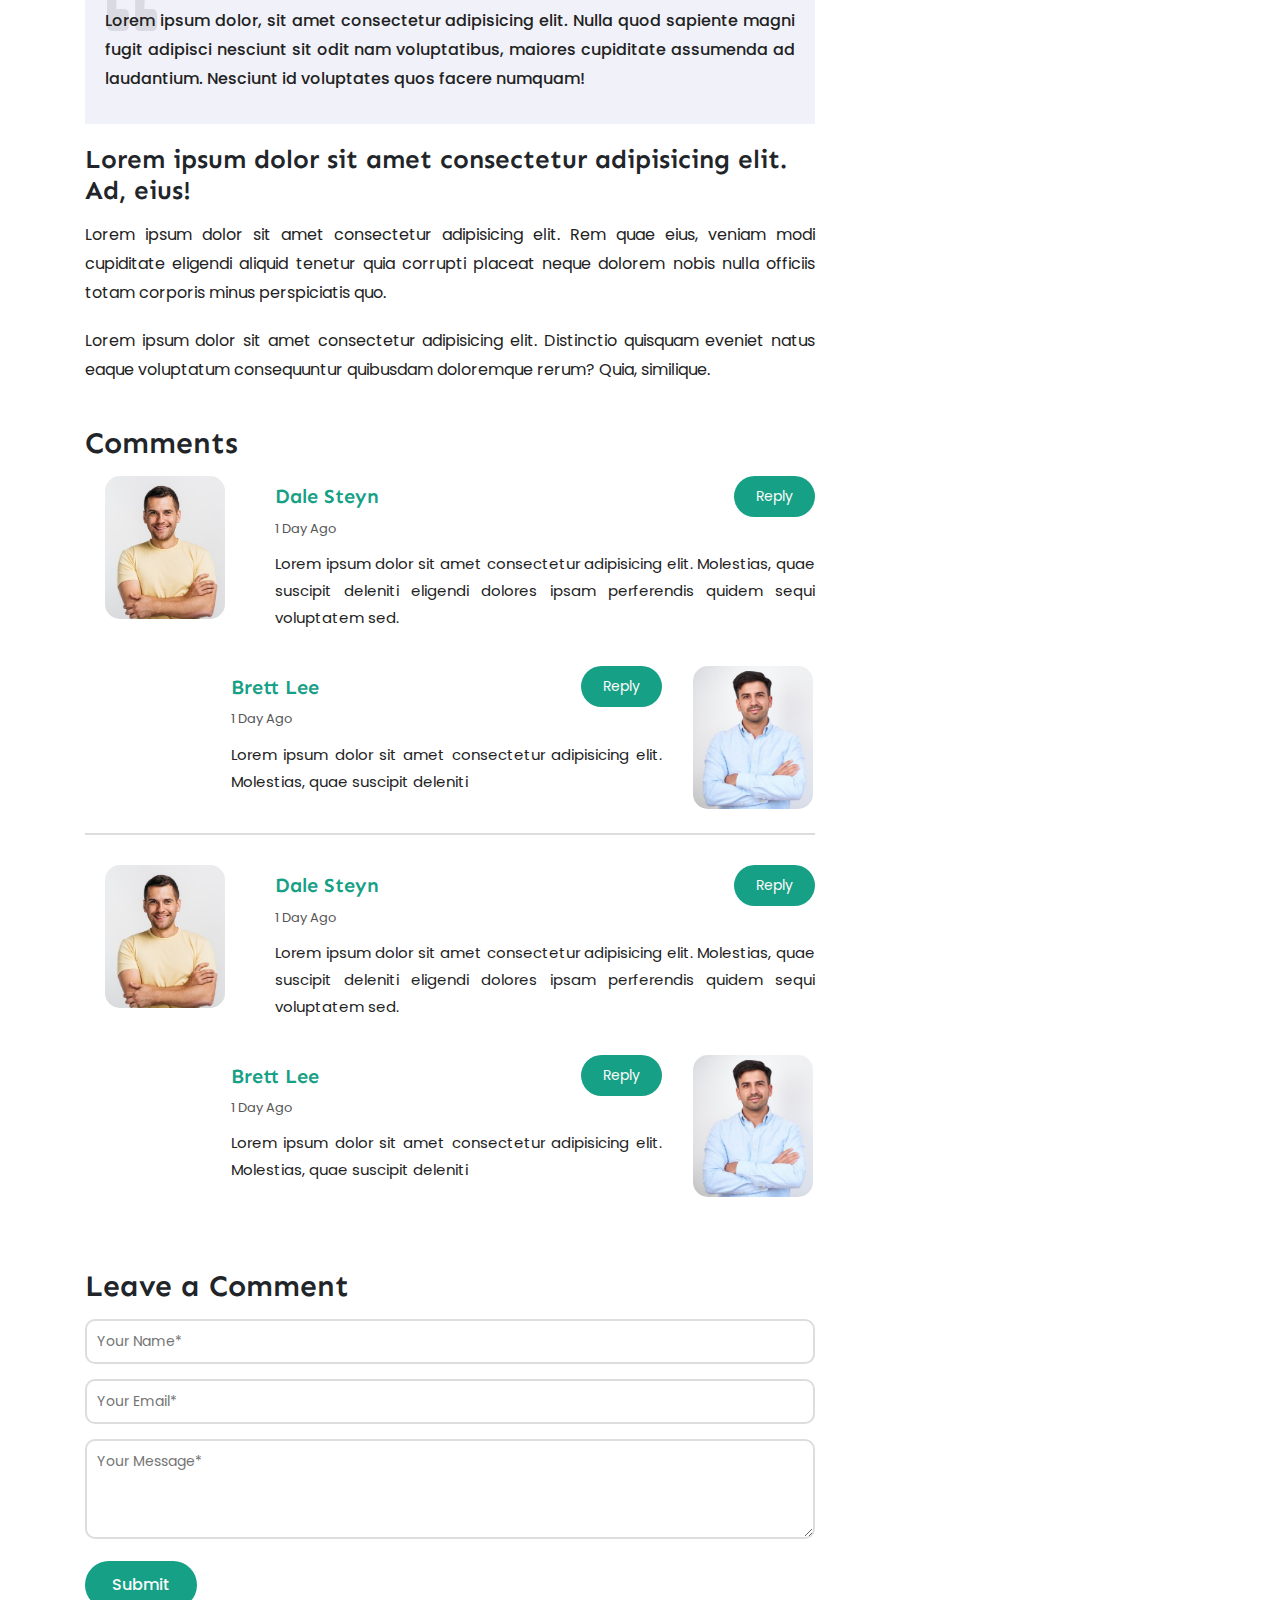
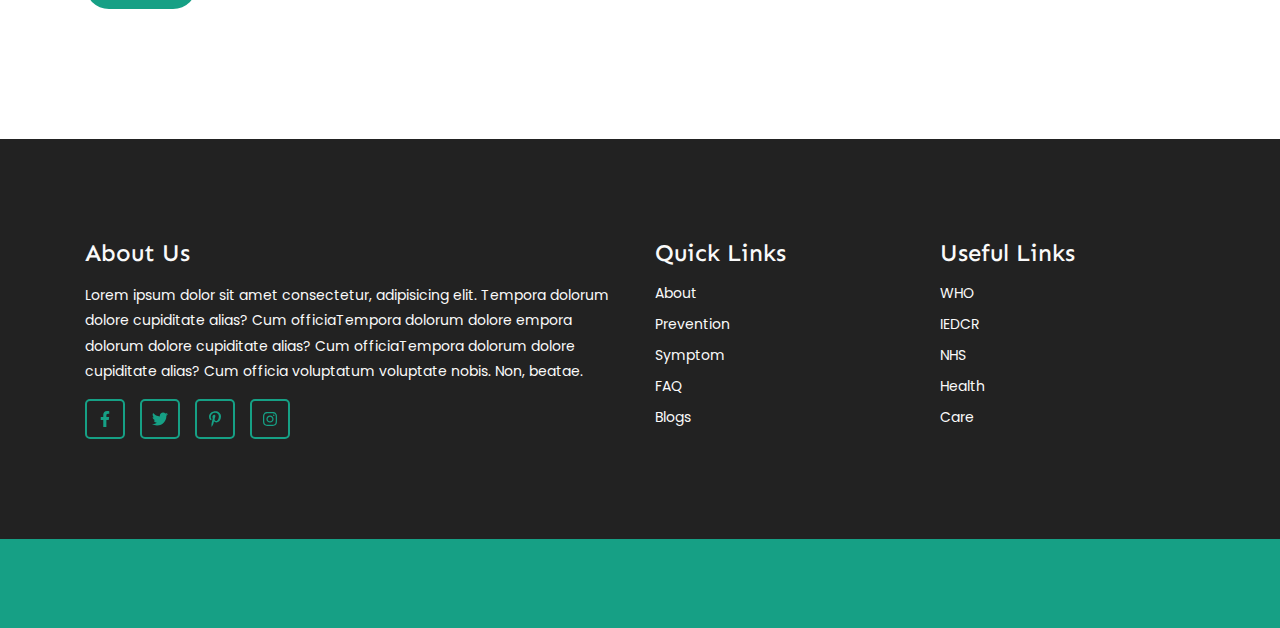
<file: blog-details.html>
<!DOCTYPE html>
<!--[if lt IE 7]>      <html class="no-js lt-ie9 lt-ie8 lt-ie7"> <![endif]-->
<!--[if IE 7]>         <html class="no-js lt-ie9 lt-ie8"> <![endif]-->
<!--[if IE 8]>         <html class="no-js lt-ie9"> <![endif]-->
<!--[if gt IE 8]><!--> 
<html lang="zxx"> <!--<![endif]-->
  <head>
    <meta charset="utf-8">
    <meta http-equiv="X-UA-Compatible" content="IE=edge">
    <title>KODIV | COVID-19 Medical Awareness Template</title>
    <meta name="description" content="COVID-19">
    <meta name="viewport" content="width=device-width, initial-scale=1">
    <!-- FavIcon -->
    <link rel="icon" href="assets/images/favicon.png">
    <!-- Bootstrap -->
    <link rel="stylesheet" href="assets/css/bootstrap.min.css">
    <!-- FontAwesome -->
    <link rel="stylesheet" href="assets/css/fa-all.min.css">
    <!-- Animate -->
    <link rel="stylesheet" href="assets/css/animate.css">
    <!-- Slick Slider -->
    <link rel="stylesheet" href="assets/css/slick.css">
    <!-- Style css -->
    <link rel="stylesheet" href="assets/css/style.css">
    <link rel="stylesheet" href="assets/css/blog-details.css">
    <!-- Responsive css -->
    <link rel="stylesheet" href="assets/css/responsive.css">
    <link rel="stylesheet" href="assets/css/blog-responsive.css">
  </head>
  <body>
    <!--[if lt IE 7]>
      <p class="browsehappy">You are using an <strong>outdated</strong> browser. Please <a href="#">upgrade your browser</a> to improve your experience.</p>
    <![endif]-->

    <!-- PreLoader -->
    <div id="loader"></div>
    <!-- PreLoader -->

    <!-- Header Area Start -->
    <header class="header-area">

      <!-- NavBar Start -->
      <div id="main-menu" class="main-menu">
        <div class="container">
          <nav class="navbar navbar-expand-lg navbar-light">
            <a class="navbar-brand" href="index.html">
              <img src="assets/images/logo.png" alt="" class="img-fluid">
            </a> <!--LOGO -->
            <button class="navbar-toggler" type="button" data-toggle="collapse" data-target="#navbarSupportedContent" aria-controls="navbarSupportedContent" aria-expanded="false" aria-label="Toggle navigation">
              <span class="navbar-toggler-icon"></span>
            </button>
            <!-- Menu -->
            <div class="collapse navbar-collapse" id="navbarSupportedContent">
              <ul class="navbar-nav ml-auto text-uppercase">
                <li class="nav-item active">
                  <a class="nav-link" href="index.html">Home <span class="sr-only">(current)</span></a>
                </li>
                <li class="nav-item">
                  <a class="nav-link" href="index.html#about">About</a>
                </li>
                <li class="nav-item">
                  <a class="nav-link" href="index.html#symptom">Symptoms</a>
                </li>
                <li class="nav-item">
                  <a class="nav-link" href="index.html#transmission">Transmission</a>
                </li>
                <li class="nav-item">
                  <a class="nav-link" href="index.html#prevention">Prevention</a>
                </li>
                <li class="nav-item dropdown">
                  <a class="nav-link dropdown-toggle" href="#" id="navbarDropdown" role="button" data-toggle="dropdown" aria-haspopup="true" aria-expanded="false">
                    blogs
                  </a>
                  <div class="dropdown-menu" aria-labelledby="navbarDropdown">
                    <a class="dropdown-item" href="#">blog grid</a>
                    <a class="dropdown-item" href="#">blog single</a>
                  </div>
                </li>
                <li class="nav-item">
                  <a class="nav-link" href="index.html#contact">Contact</a>
                </li>
              </ul>
            </div>
          </nav>
        </div>
      </div>
      <!-- NavBar Ends -->

      <!-- BreadCrumb Start -->
      <div class="breadcrumb">
        <div class="container">
          <div class="row">
            <div class="col-12">
              <div class="breadcrumb-inner">
                <h2>Blog Details</h2>
                <p>
                  <a href="index.html">Home</a>
                  <span>Blog Details</span>
                </p>
              </div>
            </div>
          </div>
        </div>
      </div>
      <!-- BreadCrumb Ends -->
    </header>
    <!-- Header Area Ends -->

    <!-- Blog Details Wrapper Start -->
    <div class="blog-details-wrapper section-padding">
      <div class="container">
        <div class="row">
          <!-- Blog Details -->
          <div class="col-lg-8 col-md-8 col-12">
            <div class="blog-details">
              <div class="blog-img"><!-- Blog Image -->
                <img src="assets/images/blog1.jpg" alt="Blog" class="img-fluid">
              </div>
              <div class="blog-info">
                <p class="date">
                  <i class="far fa-calendar-alt"></i>
                  25th April, 2020
                </p>
                <p class="author">
                  <i class="fas fa-user-tie"></i>
                  Admin
                </p>
                <p class="info-cmnt">
                  <i class="far fa-comments"></i>
                  101
                </p>
              </div>
              <div class="blog-content">
                <h2>Basics Of a Surgical Mask</h2>
                <p>
                  Lorem ipsum dolor, sit amet consectetur adipisicing elit. Qui odit, iure repellendus dolorem voluptate cupiditate maxime sunt eaque suscipit illum facilis in architecto tenetur sequi nisi possimus tempore numquam assumenda quisquam velit vitae quasi. Quam nemo asperiores neque error laudantium?
                </p>
                <p>
                  Lorem ipsum dolor, sit amet consectetur adipisicing elit. Qui odit, iure repellendus dolorem voluptate cupiditate maxime sunt eaque suscipit illum facilis in architecto tenetur sequi nisi possimus tempore numquam assumenda quisquam velit vitae quasi. Quam nemo asperiores neque error laudantium?
                </p>
                <p>
                  Lorem ipsum dolor, sit amet consectetur adipisicing elit. Qui odit, iure repellendus dolorem voluptate cupiditate maxime sunt eaque suscipit illum facilis in architecto tenetur sequi nisi possimus tempore numquam assumenda quisquam velit vitae quasi. Quam nemo asperiores neque error laudantium?
                </p>
                <p class="blog-quote">
                  <span><i class="fas fa-quote-left"></i></span>
                  Lorem ipsum dolor, sit amet consectetur adipisicing elit. Nulla quod sapiente magni fugit adipisci nesciunt sit odit nam voluptatibus, maiores cupiditate assumenda ad laudantium. Nesciunt id voluptates quos facere numquam!
                </p>
                <h3>
                  Lorem ipsum dolor sit amet consectetur adipisicing elit. Ad, eius!
                </h3>
                <p>
                  Lorem ipsum dolor sit amet consectetur adipisicing elit. Rem quae eius, veniam modi cupiditate eligendi aliquid tenetur quia corrupti placeat neque dolorem nobis nulla officiis totam corporis minus perspiciatis quo.
                </p>
                <p>
                  Lorem ipsum dolor sit amet consectetur adipisicing elit. Distinctio quisquam eveniet natus eaque voluptatum consequuntur quibusdam doloremque rerum? Quia, similique.
                </p>
                <div class="blog-cmnt">
                  <h3>Comments</h3>
                  <!-- Single Comment -->
                  <div class="single-cmnt">
                    <div class="comment">
                      <div class="row">
                        <div class="col-lg-3 col-md-3 col-sm-3 col-12">
                          <div class="comment-img">
                            <img src="assets/images/comment.jpg" alt="" class="img-fluid">
                          </div>
                        </div>
                        <div class="col-lg-9 col-md-9 col-sm-9 col-12">
                          <div class="single-cmnt-inner">
                            <div>
                              <h4 class="comment-name">Dale Steyn</h4>
                              <a class="comment-reply-btn" href="#">Reply</a>
                            </div>
                            <p class="comment-time">1 Day Ago</p>
                            <p class="comment-msg">
                              Lorem ipsum dolor sit amet consectetur adipisicing elit. Molestias, quae suscipit deleniti eligendi dolores ipsam perferendis quidem sequi voluptatem sed.
                            </p>
                          </div>
                        </div>
                      </div>
                    </div>
                    <div class="comment-reply">
                      <div class="row">
                        <div class="col-lg-9 col-md-9 col-sm-9 col-12">
                          <div class="comment-reply-inner">
                            <div>
                              <h4 class="comment-name">Brett Lee</h4>
                              <a class="comment-reply-btn" href="#">Reply</a>
                            </div>
                            <p class="comment-time">1 Day Ago</p>
                            <p class="comment-msg">
                              Lorem ipsum dolor sit amet consectetur adipisicing elit. Molestias, quae suscipit deleniti
                            </p>
                          </div>
                        </div>
                        <div class="col-lg-3 col-md-3 col-sm-3 col-12">
                          <div class="comment-img">
                            <img src="assets/images/comment1.jpg" alt="" class="img-fluid">
                          </div>
                        </div>
                      </div>
                    </div>
                  </div>
                  
                  <!-- Single Comment -->
                  <div class="single-cmnt">
                    <div class="comment">
                      <div class="row">
                        <div class="col-lg-3 col-md-3 col-sm-3 col-12">
                          <div class="comment-img">
                            <img src="assets/images/comment.jpg" alt="" class="img-fluid">
                          </div>
                        </div>
                        <div class="col-lg-9 col-md-9 col-sm-9 col-12">
                          <div class="single-cmnt-inner">
                            <div>
                              <h4 class="comment-name">Dale Steyn</h4>
                              <a class="comment-reply-btn" href="#">Reply</a>
                            </div>
                            <p class="comment-time">1 Day Ago</p>
                            <p class="comment-msg">
                              Lorem ipsum dolor sit amet consectetur adipisicing elit. Molestias, quae suscipit deleniti eligendi dolores ipsam perferendis quidem sequi voluptatem sed.
                            </p>
                          </div>
                        </div>
                      </div>
                    </div>
                    <div class="comment-reply">
                      <div class="row">
                        <div class="col-lg-9 col-md-9 col-sm-9 col-12">
                          <div class="comment-reply-inner">
                            <div>
                              <h4 class="comment-name">Brett Lee</h4>
                              <a class="comment-reply-btn" href="#">Reply</a>
                            </div>
                            <p class="comment-time">1 Day Ago</p>
                            <p class="comment-msg">
                              Lorem ipsum dolor sit amet consectetur adipisicing elit. Molestias, quae suscipit deleniti
                            </p>
                          </div>
                        </div>
                        <div class="col-lg-3 col-md-3 col-sm-3 col-12">
                          <div class="comment-img">
                            <img src="assets/images/comment1.jpg" alt="" class="img-fluid">
                          </div>
                        </div>
                      </div>
                    </div>
                  </div>

                </div>

                <!-- Comment Box -->
                <div class="cmnt-box">
                  <h3>Leave a Comment</h3>
                  <div class="cmnt-form">
                    <form>
                      <input type="text" name="u_name" placeholder="Your Name*" required>
                      <input type="email" name="u_email" placeholder="Your Email*" required>
                      <textarea name="u_cmnt" placeholder="Your Message*" required></textarea>
                      <input class="cmnt-form-btn" type="submit">
                    </form>
                  </div>
                </div>
                <!-- Comment Box -->

              </div>
            </div>
          </div>
          <!-- Blog Details -->

          <!-- SideBar -->
          <div class="col-lg-4 col-md-4 col-12">
            <div class="sidebar">
              <!-- Search -->
              <div class="search sidebar-bor-bot">
                <input type="text" name="search" placeholder="Search Here">
                <a href="#"><i class="fas fa-search"></i></a>
              </div>

              <!-- Categories -->
              <div class="categories sidebar-bor-bot">
                <h3>Categories</h3>
                <a href="#">Prevention</a>
                <a href="#">Symptom</a>
                <a href="#">Transmission</a>
                <a href="#">Medicine</a>
                <a href="#">Doctors</a>
                <a href="#">Vaccine</a>
              </div>

              <!-- Insta -->
              <div class="insta sidebar-bor-bot">
                <h3>Instagram</h3>
                <div class="row">
                  <div class="col-lg-4 col-6">
                    <a href="#">
                      <img src="assets/images/blog1.jpg" alt="" class="img-fluid">
                    </a>
                  </div>
                  <div class="col-lg-4 col-6">
                    <a href="#">
                      <img src="assets/images/blog2.jpg" alt="" class="img-fluid">
                    </a>
                  </div>
                  <div class="col-lg-4 col-6">
                    <a href="#">
                      <img src="assets/images/blog3.jpg" alt="" class="img-fluid">
                    </a>
                  </div>
                  <div class="col-lg-4 col-6">
                    <a href="#">
                      <img src="assets/images/blog2.jpg" alt="" class="img-fluid">
                    </a>
                  </div>
                  <div class="col-lg-4 col-6">
                    <a href="#">
                      <img src="assets/images/blog3.jpg" alt="" class="img-fluid">
                    </a>
                  </div>
                  <div class="col-lg-4 col-6">
                    <a href="#">
                      <img src="assets/images/blog1.jpg" alt="" class="img-fluid">
                    </a>
                  </div>
                </div>
              </div>

              <!-- Follow Us -->
              <div class="follow-us">
                <h3>Follow Us</h3>
                <div class="sidebar-social d-flex">
                  <a href="#"><i class="fab fa-facebook-f"></i></a>
                  <a href="#"><i class="fab fa-twitter"></i></a>
                  <a href="#"><i class="fab fa-pinterest-p"></i></a>
                  <a href="#"><i class="fab fa-instagram"></i></a>
                </div>
              </div>

            </div>
          </div>
          <!-- SideBar -->
        </div>
      </div>
    </div>
    <!-- Blog Details Wrapper Ends -->

    
    <!-- Contact Area Start -->
    <section id="contact" class="contact-area section-padding">
      <div class="container">
        <div class="row">

          <div class="col-lg-6 col-md-6 col-sm-6 col-12">
            <div class="contact-abt">
              <h4>About Us</h4>
              <p>Lorem ipsum dolor sit amet consectetur, adipisicing elit. Tempora dolorum dolore cupiditate alias? Cum officiaTempora dolorum dolore empora dolorum dolore cupiditate alias? Cum officiaTempora dolorum dolore cupiditate alias? Cum officia voluptatum voluptate nobis. Non, beatae.</p>
              <div class="contact-social d-flex">
                <a href="#"><i class="fab fa-facebook-f"></i></a>
                <a href="#"><i class="fab fa-twitter"></i></a>
                <a href="#"><i class="fab fa-pinterest-p"></i></a>
                <a href="#"><i class="fab fa-instagram"></i></a>
              </div>
            </div>
          </div>

          <div class="col-lg-3 col-md-3 col-sm-3 col-12">
            <div class="quick-links">
              <h4>Quick Links</h4>
              <a href="#">About</a>
              <a href="#">Prevention</a>
              <a href="#">Symptom</a>
              <a href="#">FAQ</a>
              <a href="#">Blogs</a>
            </div>
          </div>

          <div class="col-lg-3 col-md-3 col-sm-3 col-12">
            <div class="useful-links">
              <h4>Useful Links</h4>
              <a href="#">WHO</a>
              <a href="#">IEDCR</a>
              <a href="#">NHS</a>
              <a href="#">Health</a>
              <a href="#">Care</a>
            </div>
          </div>          

        </div>
      </div>
    </section>
    <!-- Contact Area Ends -->

    <!-- Footer Area Start -->
    <footer class="footer-area text-center">
      <p class="wow fadeInUp">Copyright &copy; 2020 | Made with &hearts; by Md Mahmudur Rahman.</p>
    </footer>
    <!-- Footer Area Ends -->

    <!-- Scroll to top Area Start -->
    <div class="scroll-top hide">
      <a href="#">
        <i class="fas fa-chevron-up"></i>
      </a>
    </div>
    <!-- Scroll to top Area Ends -->

    <!-- Jquery JS -->
    <script src="assets/js/jquery-1.12.4.min.js"></script>
    <!-- Popper Js -->
    <script src="assets/js/popper.min.js"></script>
    <!-- Bootstrap 4 JS -->
    <script src="assets/js/bootstrap.min.js"></script>
    <!-- FontAwesome Js -->
    <script src="assets/js/fa-all.min.js"></script>
    <!-- Wow Js -->
    <script src="assets/js/wow.min.js"></script>
    <!-- Slick Slider -->
    <script src="assets/js/slick.min.js"></script>
    <!-- Slick Animation -->
    <script src="assets/js/slick-animation.js"></script>
    <!-- Waypoints JS -->
    <script src="assets/js/waypoints.min.js"></script>
    <!-- Counter Up -->
    <script src="assets/js/jquery.counterup.min.js"></script>
    <!-- Custom js -->
    <script src="assets/js/custom.js"></script>
  
  </body>
</html>
</file>
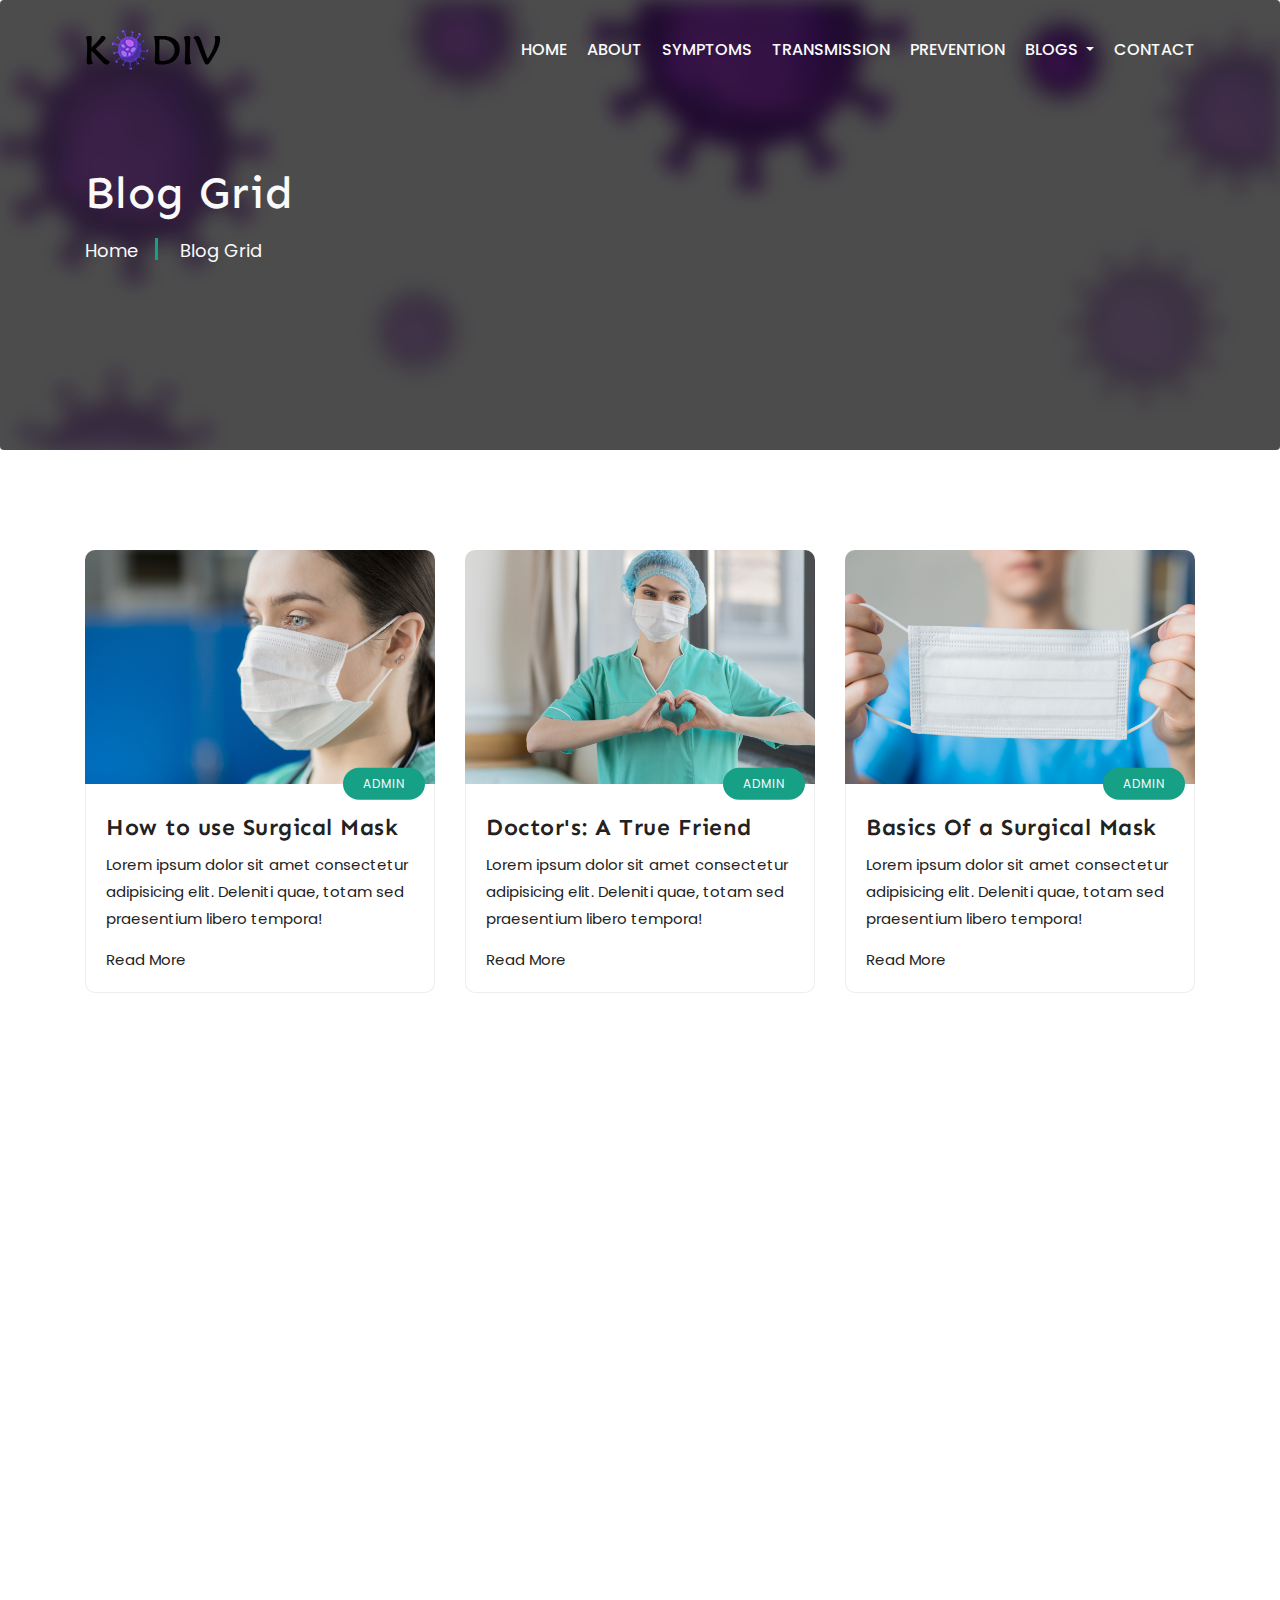
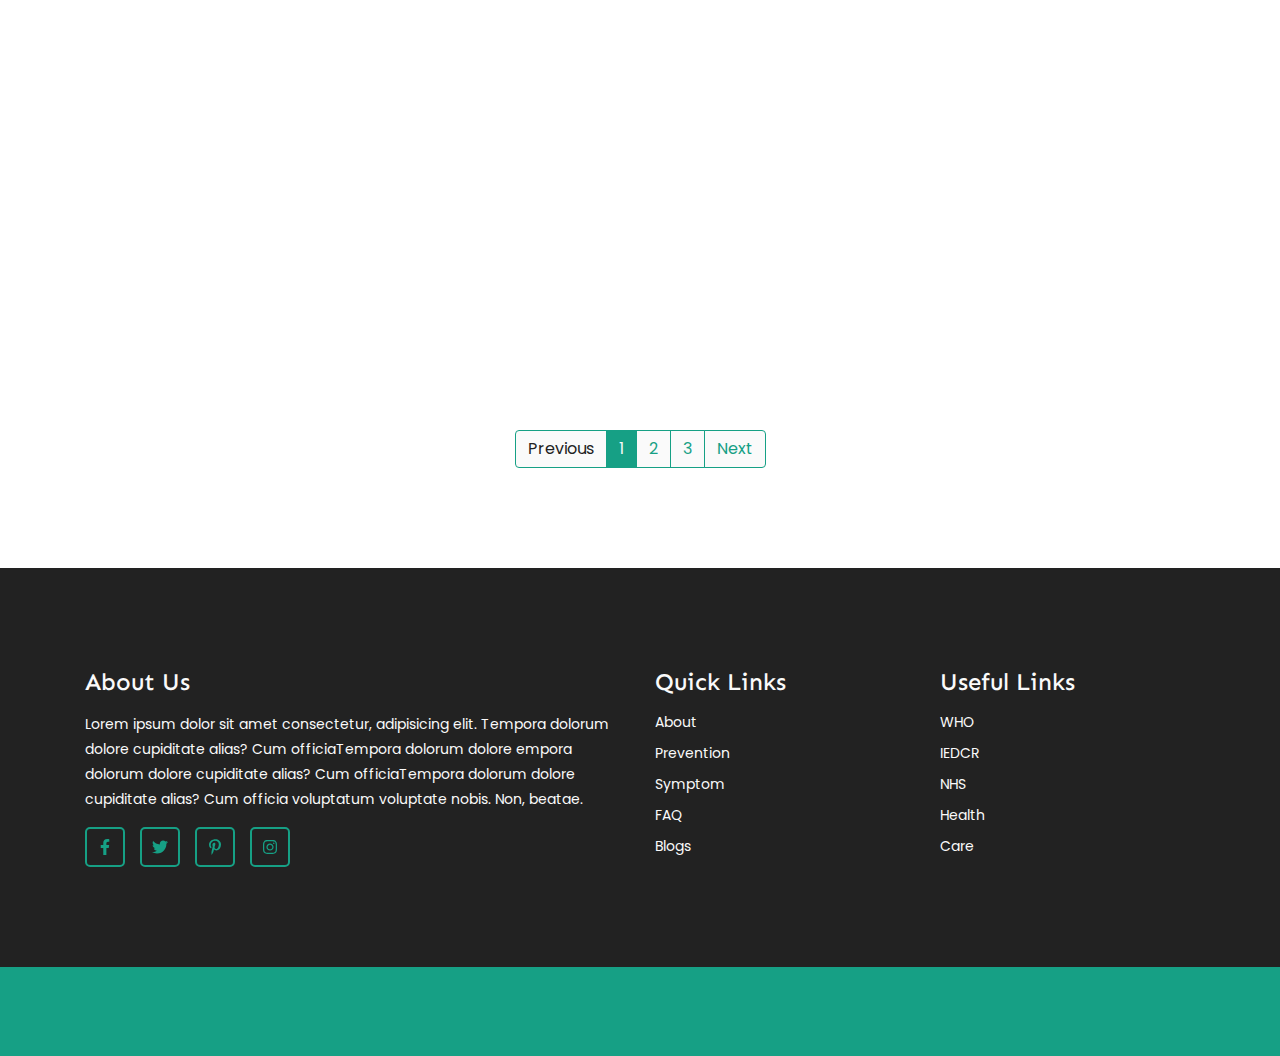
<file: blog-grid.html>
<!DOCTYPE html>
<!--[if lt IE 7]>      <html class="no-js lt-ie9 lt-ie8 lt-ie7"> <![endif]-->
<!--[if IE 7]>         <html class="no-js lt-ie9 lt-ie8"> <![endif]-->
<!--[if IE 8]>         <html class="no-js lt-ie9"> <![endif]-->
<!--[if gt IE 8]><!--> 
<html lang="zxx"> <!--<![endif]-->
  <head>
    <meta charset="utf-8">
    <meta http-equiv="X-UA-Compatible" content="IE=edge">
    <title>KODIV | COVID-19 Medical Awareness Template</title>
    <meta name="description" content="COVID-19">
    <meta name="viewport" content="width=device-width, initial-scale=1">
    <!-- FavIcon -->
    <link rel="icon" href="assets/images/favicon.png">
    <!-- Bootstrap -->
    <link rel="stylesheet" href="assets/css/bootstrap.min.css">
    <!-- FontAwesome -->
    <link rel="stylesheet" href="assets/css/fa-all.min.css">
    <!-- Animate -->
    <link rel="stylesheet" href="assets/css/animate.css">
    <!-- Slick Slider -->
    <link rel="stylesheet" href="assets/css/slick.css">
    <!-- Style css -->
    <link rel="stylesheet" href="assets/css/style.css">
    <link rel="stylesheet" href="assets/css/blog-details.css">
    <!-- Responsive css -->
    <link rel="stylesheet" href="assets/css/responsive.css">
    <link rel="stylesheet" href="assets/css/blog-responsive.css">
  </head>
  <body>
    <!--[if lt IE 7]>
      <p class="browsehappy">You are using an <strong>outdated</strong> browser. Please <a href="#">upgrade your browser</a> to improve your experience.</p>
    <![endif]-->

    <!-- PreLoader -->
    <div id="loader"></div>
    <!-- PreLoader -->

    <!-- Header Area Start -->
    <header class="header-area">

      <!-- NavBar Start -->
      <div id="main-menu" class="main-menu">
        <div class="container">
          <nav class="navbar navbar-expand-lg navbar-light">
            <a class="navbar-brand" href="index.html">
              <img src="assets/images/logo.png" alt="" class="img-fluid">
            </a> <!--LOGO -->
            <button class="navbar-toggler" type="button" data-toggle="collapse" data-target="#navbarSupportedContent" aria-controls="navbarSupportedContent" aria-expanded="false" aria-label="Toggle navigation">
              <span class="navbar-toggler-icon"></span>
            </button>
            <!-- Menu -->
            <div class="collapse navbar-collapse" id="navbarSupportedContent">
              <ul class="navbar-nav ml-auto text-uppercase">
                <li class="nav-item active">
                  <a class="nav-link" href="index.html">Home <span class="sr-only">(current)</span></a>
                </li>
                <li class="nav-item">
                  <a class="nav-link" href="index.html#about">About</a>
                </li>
                <li class="nav-item">
                  <a class="nav-link" href="index.html#symptom">Symptoms</a>
                </li>
                <li class="nav-item">
                  <a class="nav-link" href="index.html#transmission">Transmission</a>
                </li>
                <li class="nav-item">
                  <a class="nav-link" href="index.html#prevention">Prevention</a>
                </li>
                <li class="nav-item dropdown">
                  <a class="nav-link dropdown-toggle" href="#" id="navbarDropdown" role="button" data-toggle="dropdown" aria-haspopup="true" aria-expanded="false">
                    blogs
                  </a>
                  <div class="dropdown-menu" aria-labelledby="navbarDropdown">
                    <a class="dropdown-item" href="#">blog grid</a>
                    <a class="dropdown-item" href="#">blog single</a>
                  </div>
                </li>
                <li class="nav-item">
                  <a class="nav-link" href="index.html#contact">Contact</a>
                </li>
              </ul>
            </div>
          </nav>
        </div>
      </div>
      <!-- NavBar Ends -->

      <!-- BreadCrumb Start -->
      <div class="breadcrumb">
        <div class="container">
          <div class="row">
            <div class="col-12">
              <div class="breadcrumb-inner">
                <h2>Blog Grid</h2>
                <p>
                  <a href="index.html">Home</a>
                  <span>Blog Grid</span>
                </p>
              </div>
            </div>
          </div>
        </div>
      </div>
      <!-- BreadCrumb Ends -->
    </header>
    <!-- Header Area Ends -->

    <!-- Blog Grid Start -->
    <div class="blog-grid section-padding">
      <div class="container">
        <div class="row">

          <!-- Single Blog -->
          <div class="col-lg-4 col-md-6 col-sm-6 col-12">
            <div class="blog-grid-item wow fadeInUp delay-1">
              <div class="blog-img">
                <div class="blog-date">
                  <p>25 April, 2020</p>
                </div>
                <a href="blog-details.html">
                  <img src="assets/images/blog3.jpg" alt="Blog" class="img-fluid">
                </a>
                <div class="blog-author text-uppercase">
                  <p>Admin</p>
                </div>
              </div>
              <div class="blog-info">
                <a href="blog-details.html">
                  <h3>How to use Surgical Mask</h3>
                </a>
                <p>Lorem ipsum dolor sit amet consectetur adipisicing elit. Deleniti quae, totam sed praesentium libero tempora!</p>
                <a class="blog-btn" href="blog-details.html">Read More</a>
              </div>
            </div>
          </div>
          
          <!-- Single Blog -->
          <div class="col-lg-4 col-md-6 col-sm-6 col-12">
            <div class="blog-grid-item wow fadeInUp delay-2">
              <div class="blog-img">
                <div class="blog-date">
                  <p>25 April, 2020</p>
                </div>
                <a href="blog-details.html">
                  <img src="assets/images/blog2.jpg" alt="Blog" class="img-fluid">
                </a>
                <div class="blog-author text-uppercase">
                  <p>Admin</p>
                </div>
              </div>
              <div class="blog-info">
                <a href="blog-details.html">
                  <h3>Doctor's: A True Friend</h3>
                </a>
                <p>Lorem ipsum dolor sit amet consectetur adipisicing elit. Deleniti quae, totam sed praesentium libero tempora!</p>
                <a class="blog-btn" href="blog-details.html">Read More</a>
              </div>
            </div>
          </div>

          <!-- Single Blog -->
          <div class="col-lg-4 col-md-6 col-sm-6 col-12">
            <div class="blog-grid-item wow fadeInUp delay-3">
              <div class="blog-img">
                <div class="blog-date">
                  <p>25 April, 2020</p>
                </div>
                <a href="blog-details.html">
                  <img src="assets/images/blog1.jpg" alt="Blog" class="img-fluid">
                </a>
                <div class="blog-author text-uppercase">
                  <p>Admin</p>
                </div>
              </div>
              <div class="blog-info">
                <a href="blog-details.html">
                  <h3>Basics Of a Surgical Mask</h3>
                </a>
                <p>Lorem ipsum dolor sit amet consectetur adipisicing elit. Deleniti quae, totam sed praesentium libero tempora!</p>
                <a class="blog-btn" href="blog-details.html">Read More</a>
              </div>
            </div>
          </div>

          <!-- Single Blog -->
          <div class="col-lg-4 col-md-6 col-sm-6 col-12">
            <div class="blog-grid-item wow fadeInUp delay-1">
              <div class="blog-img">
                <div class="blog-date">
                  <p>25 April, 2020</p>
                </div>
                <a href="blog-details.html">
                  <img src="assets/images/blog3.jpg" alt="Blog" class="img-fluid">
                </a>
                <div class="blog-author text-uppercase">
                  <p>Admin</p>
                </div>
              </div>
              <div class="blog-info">
                <a href="blog-details.html">
                  <h3>How to use Surgical Mask</h3>
                </a>
                <p>Lorem ipsum dolor sit amet consectetur adipisicing elit. Deleniti quae, totam sed praesentium libero tempora!</p>
                <a class="blog-btn" href="blog-details.html">Read More</a>
              </div>
            </div>
          </div>
          
          <!-- Single Blog -->
          <div class="col-lg-4 col-md-6 col-sm-6 col-12">
            <div class="blog-grid-item wow fadeInUp delay-2">
              <div class="blog-img">
                <div class="blog-date">
                  <p>25 April, 2020</p>
                </div>
                <a href="blog-details.html">
                  <img src="assets/images/blog2.jpg" alt="Blog" class="img-fluid">
                </a>
                <div class="blog-author text-uppercase">
                  <p>Admin</p>
                </div>
              </div>
              <div class="blog-info">
                <a href="blog-details.html">
                  <h3>Doctor's: A True Friend</h3>
                </a>
                <p>Lorem ipsum dolor sit amet consectetur adipisicing elit. Deleniti quae, totam sed praesentium libero tempora!</p>
                <a class="blog-btn" href="blog-details.html">Read More</a>
              </div>
            </div>
          </div>

          <!-- Single Blog -->
          <div class="col-lg-4 col-md-6 col-sm-6 col-12">
            <div class="blog-grid-item wow fadeInUp delay-3">
              <div class="blog-img">
                <div class="blog-date">
                  <p>25 April, 2020</p>
                </div>
                <a href="blog-details.html">
                  <img src="assets/images/blog1.jpg" alt="Blog" class="img-fluid">
                </a>
                <div class="blog-author text-uppercase">
                  <p>Admin</p>
                </div>
              </div>
              <div class="blog-info">
                <a href="blog-details.html">
                  <h3>Basics Of a Surgical Mask</h3>
                </a>
                <p>Lorem ipsum dolor sit amet consectetur adipisicing elit. Deleniti quae, totam sed praesentium libero tempora!</p>
                <a class="blog-btn" href="blog-details.html">Read More</a>
              </div>
            </div>
          </div>

          <!-- Single Blog -->
          <div class="col-lg-4 col-md-6 col-sm-6 col-12">
            <div class="blog-grid-item wow fadeInUp delay-1">
              <div class="blog-img">
                <div class="blog-date">
                  <p>25 April, 2020</p>
                </div>
                <a href="blog-details.html">
                  <img src="assets/images/blog3.jpg" alt="Blog" class="img-fluid">
                </a>
                <div class="blog-author text-uppercase">
                  <p>Admin</p>
                </div>
              </div>
              <div class="blog-info">
                <a href="blog-details.html">
                  <h3>How to use Surgical Mask</h3>
                </a>
                <p>Lorem ipsum dolor sit amet consectetur adipisicing elit. Deleniti quae, totam sed praesentium libero tempora!</p>
                <a class="blog-btn" href="blog-details.html">Read More</a>
              </div>
            </div>
          </div>
          
          <!-- Single Blog -->
          <div class="col-lg-4 col-md-6 col-sm-6 col-12">
            <div class="blog-grid-item wow fadeInUp delay-2">
              <div class="blog-img">
                <div class="blog-date">
                  <p>25 April, 2020</p>
                </div>
                <a href="blog-details.html">
                  <img src="assets/images/blog2.jpg" alt="Blog" class="img-fluid">
                </a>
                <div class="blog-author text-uppercase">
                  <p>Admin</p>
                </div>
              </div>
              <div class="blog-info">
                <a href="blog-details.html">
                  <h3>Doctor's: A True Friend</h3>
                </a>
                <p>Lorem ipsum dolor sit amet consectetur adipisicing elit. Deleniti quae, totam sed praesentium libero tempora!</p>
                <a class="blog-btn" href="blog-details.html">Read More</a>
              </div>
            </div>
          </div>

          <!-- Single Blog -->
          <div class="col-lg-4 col-md-6 col-sm-6 col-12">
            <div class="blog-grid-item wow fadeInUp delay-3">
              <div class="blog-img">
                <div class="blog-date">
                  <p>25 April, 2020</p>
                </div>
                <a href="blog-details.html">
                  <img src="assets/images/blog1.jpg" alt="Blog" class="img-fluid">
                </a>
                <div class="blog-author text-uppercase">
                  <p>Admin</p>
                </div>
              </div>
              <div class="blog-info">
                <a href="blog-details.html">
                  <h3>Basics Of a Surgical Mask</h3>
                </a>
                <p>Lorem ipsum dolor sit amet consectetur adipisicing elit. Deleniti quae, totam sed praesentium libero tempora!</p>
                <a class="blog-btn" href="blog-details.html">Read More</a>
              </div>
            </div>
          </div>

        </div>
        <div class="blog-pagination">
          <nav aria-label="Page navigation example">
            <ul class="pagination justify-content-center">
              <li class="page-item disabled">
                <a class="page-link" href="#" tabindex="-1" aria-disabled="true">Previous</a>
              </li>
              <li class="page-item active"><a class="page-link" href="#">1</a></li>
              <li class="page-item"><a class="page-link" href="#">2</a></li>
              <li class="page-item"><a class="page-link" href="#">3</a></li>
              <li class="page-item">
                <a class="page-link" href="#">Next</a>
              </li>
            </ul>
          </nav>
        </div>
      </div>
    </div>
    <!-- Blog Grid Ends -->


    <!-- Contact Area Start -->
    <section id="contact" class="contact-area section-padding">
      <div class="container">
        <div class="row">

          <div class="col-lg-6 col-md-6 col-sm-6 col-12">
            <div class="contact-abt">
              <h4>About Us</h4>
              <p>Lorem ipsum dolor sit amet consectetur, adipisicing elit. Tempora dolorum dolore cupiditate alias? Cum officiaTempora dolorum dolore empora dolorum dolore cupiditate alias? Cum officiaTempora dolorum dolore cupiditate alias? Cum officia voluptatum voluptate nobis. Non, beatae.</p>
              <div class="contact-social d-flex">
                <a href="#"><i class="fab fa-facebook-f"></i></a>
                <a href="#"><i class="fab fa-twitter"></i></a>
                <a href="#"><i class="fab fa-pinterest-p"></i></a>
                <a href="#"><i class="fab fa-instagram"></i></a>
              </div>
            </div>
          </div>

          <div class="col-lg-3 col-md-3 col-sm-3 col-12">
            <div class="quick-links">
              <h4>Quick Links</h4>
              <a href="#">About</a>
              <a href="#">Prevention</a>
              <a href="#">Symptom</a>
              <a href="#">FAQ</a>
              <a href="#">Blogs</a>
            </div>
          </div>

          <div class="col-lg-3 col-md-3 col-sm-3 col-12">
            <div class="useful-links">
              <h4>Useful Links</h4>
              <a href="#">WHO</a>
              <a href="#">IEDCR</a>
              <a href="#">NHS</a>
              <a href="#">Health</a>
              <a href="#">Care</a>
            </div>
          </div>          

        </div>
      </div>
    </section>
    <!-- Contact Area Ends -->

    <!-- Footer Area Start -->
    <footer class="footer-area text-center">
      <p class="wow fadeInUp">Copyright &copy; 2020 | Made with &hearts; by Md Mahmudur Rahman.</p>
    </footer>
    <!-- Footer Area Ends -->

    <!-- Scroll to top Area Start -->
    <div class="scroll-top hide">
      <a href="#">
        <i class="fas fa-chevron-up"></i>
      </a>
    </div>
    <!-- Scroll to top Area Ends -->

    <!-- Jquery JS -->
    <script src="assets/js/jquery-1.12.4.min.js"></script>
    <!-- Popper Js -->
    <script src="assets/js/popper.min.js"></script>
    <!-- Bootstrap 4 JS -->
    <script src="assets/js/bootstrap.min.js"></script>
    <!-- FontAwesome Js -->
    <script src="assets/js/fa-all.min.js"></script>
    <!-- Wow Js -->
    <script src="assets/js/wow.min.js"></script>
    <!-- Slick Slider -->
    <script src="assets/js/slick.min.js"></script>
    <!-- Slick Animation -->
    <script src="assets/js/slick-animation.js"></script>
    <!-- Waypoints JS -->
    <script src="assets/js/waypoints.min.js"></script>
    <!-- Counter Up -->
    <script src="assets/js/jquery.counterup.min.js"></script>
    <!-- Custom js -->
    <script src="assets/js/custom.js"></script>

  </body>
</html>
</file>
<file: assets/css/style.css>
/* ----------------------------------------------------------------------------------------
* Author        : DevsCart
* Template Name : KODIV | Covid-19 Medical Awareness Template
* File          : Main CSS File
* Version       : 1.0
* ----------------------------------------------------------------------------------------*/


/* === CONTENTS ===

      1. Google Fonts

      2. Universal Styles

      3. Header Styles
        - NavBar
        - Banner

      4. Counter Styles

      5. About Styles

      6. Symptom Styles

      7. Transmission Styles

      8. Prevention Styles

      9. Experts Styles

      10. Advices Styles

      11. Blog Styles

      12. Contact Styles

      13. Scroll Top Styles
      
      14. Preloader Styles

  === CONTENTS === */



/* Google Fonts */
@import url('https://fonts.googleapis.com/css?family=Poppins:300,400,500,600,700|Sen:400,700,800&display=swap');
/* Google Fonts */

/* Universal Styles */
:root {
  --primary-color: #16a085;
  --secondary-color: #0288D1;
  --black: #222222;
  --white: #fafafa;
}
* {
  margin: 0;
  padding: 0;
  outline: 0;
  -webkit-box-sizing: border-box;
          box-sizing: border-box;
}
html {
  scroll-behavior: smooth;
}
body {
  position: relative;
  font-family: 'Poppins', sans-serif;
  height: 100%;
  width:100%;
}
ol,
ul {
  list-style: none;
  margin-bottom: 0;
}
a,
a:hover {
  text-decoration: none;
}
input,
button,
select,
textarea {
  outline: 0;
}
p {
  line-height: 1.8;
  color: var(--black);
  font-size: 16px;
}
img {
  vertical-align: middle;
  border: none;
}
h1,
h2,
h3,
h4,
h5,
h6 {
  margin: 0;
  padding: 0;
  font-family: 'Sen', sans-serif;
}
.section-padding {
  padding: 100px 0;
}
.section-heading {
  padding-bottom: 40px;
}
.section-heading h3 {
  font-size: 30px;
  font-weight: 500;
  color: var(--secondary-color);
}
.section-heading h2 {
  font-size: 45px;
  font-weight: 600;
  color: var(--primary-color);
  letter-spacing: 1px;
}
.section-heading p {
  font-size: 20px;
  color: var(--secondary-color);
  font-weight: 500;
  margin-bottom: 0;
}
.floating {
	-webkit-animation-name: floating;
	        animation-name: floating;
	-webkit-animation-duration: 3s;
	        animation-duration: 3s;
	-webkit-animation-iteration-count: infinite;
	        animation-iteration-count: infinite;
	-webkit-animation-timing-function: ease-in-out;
	        animation-timing-function: ease-in-out;
}
.fadeinup {
  -webkit-animation-name: fadeInUpSD;
  animation-name: fadeInUpSD;
}

/* Floating Animation */
@-webkit-keyframes floating {
	from {
		transform: translate(0, 0px);
		-webkit-transform: translate(0, 0px);
		-moz-transform: translate(0, 0px);
		-ms-transform: translate(0, 0px);
		-o-transform: translate(0, 0px);
  }
  65% {
    transform: translate(0, 15px);
    -webkit-transform: translate(0, 15px);
    -moz-transform: translate(0, 15px);
    -ms-transform: translate(0, 15px);
    -o-transform: translate(0, 15px);
  }
  to {
    transform: translate(0, -0px);
    -webkit-transform: translate(0, -0px);
    -moz-transform: translate(0, -0px);
    -ms-transform: translate(0, -0px);
    -o-transform: translate(0, -0px);
  }
}
@keyframes floating {
	from {
		transform: translate(0, 0px);
		-webkit-transform: translate(0, 0px);
		-moz-transform: translate(0, 0px);
		-ms-transform: translate(0, 0px);
		-o-transform: translate(0, 0px);
  }
  65% {
    transform: translate(0, 15px);
    -webkit-transform: translate(0, 15px);
    -moz-transform: translate(0, 15px);
    -ms-transform: translate(0, 15px);
    -o-transform: translate(0, 15px);
  }
  to {
    transform: translate(0, -0px);
    -webkit-transform: translate(0, -0px);
    -moz-transform: translate(0, -0px);
    -ms-transform: translate(0, -0px);
    -o-transform: translate(0, -0px);
  }
}
/* Floating Animation */

.delay-1 {
  -webkit-animation-delay: .15s;
          animation-delay: .15s;
}
.delay-2 {
  -webkit-animation-delay: .25s;
          animation-delay: .25s;
}
.delay-3 {
  -webkit-animation-delay: .35s;
          animation-delay: .35s;
}
.delay-4 {
  -webkit-animation-delay: 1s;
          animation-delay: 1s;
}
/* Universal Styles */

/* Header Styles */
.header-area {
  position: relative;
}
/* NavBar */
.main-menu {
  position: absolute;
  width: 100%;
  z-index: 5;
  padding: 30px 0;
  background: transparent;
  transition: 0.5s;
  -webkit-transition: 0.5s;
  -moz-transition: 0.5s;
  -ms-transition: 0.5s;
  -o-transition: 0.5s;
}
.navbar-brand img {
  width: 100%;
}
.navbar-brand {
  padding-top: 0;
  padding-bottom: 0;
}
.navbar {
  padding: 0 !important;
}
.navbar-nav .nav-link,
.dropdown .dropdown-item {
  position: relative;
  cursor: pointer;
  padding: 0;
  padding-right: 0 !important;
  padding-left: 0 !important;
  color: var(--white) !important;
  font-size: 16px;
  font-weight: 500;
  transition: all 0.3s ease-in-out;
  -webkit-transition: all 0.3s ease-in-out;
  -moz-transition: all 0.3s ease-in-out;
  -ms-transition: all 0.3s ease-in-out;
  -o-transition: all 0.3s ease-in-out;
}
.navbar-nav .nav-link:hover {
  color: var(--primary-color) !important;
}
.navbar-nav .nav-item {
  margin-left: 20px;
}
.navfixed {
  position: fixed;
  -webkit-box-shadow: -21.213px 21.213px 30px 0px rgba(158,158, 158, 0.3);
          box-shadow: -21.213px 21.213px 30px 0px rgba(158,158, 158, 0.3);
  background: #fff;
  -webkit-transition: all 0.5s;
  -o-transition: all 0.5s;
  transition: all 0.5s;
  padding: 15px 0;
}
.navfixed .navbar-brand img {
  width: 70%;
}
.navfixed .nav-link {
  color: var(--black) !important;
}
.dropdown .dropdown-item {
  padding-top: 0.25rem !important;
  padding-right: 1.5rem !important;
  padding-bottom: 0.25rem !important;
  padding-left: 1.5rem !important;
  color: var(--black) !important;
  transition: all 0.3s ease-in-out;
  -webkit-transition: all 0.3s ease-in-out;
  -moz-transition: all 0.3s ease-in-out;
  -ms-transition: all 0.3s ease-in-out;
  -o-transition: all 0.3s ease-in-out;
}
.dropdown .dropdown-item:hover {
  color: var(--primary-color) !important;
}
.dropdown-menu {
  opacity: 0;
  visibility: hidden;
  transition: all 0.5s;
  display: block;
  background: var(--white);
  margin-top: 16px;
  width: 220px;
  border-radius: 0;
  border: 0;
  -webkit-box-shadow: 0px 7px 20px -14px rgba(34, 54, 60, 0.74);
  box-shadow: 0px 7px 20px -14px rgba(34, 54, 60, 0.74);
}
.dropdown-toggle {
  position: relative;
}
.dropdown:hover > .dropdown-menu {
  opacity: 1;
  visibility: visible;
}
/* NavBar */
/* Banner */
.banner {
  background: rgba(0, 0, 0, 0.7);
  background-size: contain;
  background-position: 50% 50%;
  background-repeat: repeat;
  position: relative;
  height: 100vh;
  display: -webkit-box;
  display: -ms-flexbox;
  display: flex;
  -webkit-box-align: center;
      -ms-flex-align: center;
          align-items: center;
  -webkit-box-pack: center;
      -ms-flex-pack: center;
          justify-content: center;
}
.banner:before {
  position: absolute;
  content: '';
  background: url(../images/banner.png);
  background-position: center;
  background-repeat: no-repeat;
  background-size: cover;
  height: 100vh;
  width: 100%;
  top: 0;
  left: 0;
  z-index: -1;
  filter: blur(10px);
  -webkit-filter: blur(10px);
}
.banner-content {
  display: -webkit-box;
  display: -ms-flexbox;
  display: flex;
  -webkit-box-align: center;
      -ms-flex-align: center;
          align-items: center;
  -webkit-box-pack: center;
      -ms-flex-pack: center;
          justify-content: center;
  -webkit-box-orient: vertical;
  -webkit-box-direction: normal;
      -ms-flex-direction: column;
          flex-direction: column;
}
.banner-content h4 {
  font-size: 30px;
  color: var(--white);
  font-weight: 600;
}
.banner-content h2 {
  font-size: 60px;
  color: var(--primary-color);
  font-weight: 600;
  padding-top: 15px;
  position: relative;
  display: inline-block;
}
.banner-content img {
  width: 100%;
}
.banner-content a {
  margin-top: 30px;
  display: inline-block;
  font-size: 16px;
  text-transform: uppercase;
  font-weight: 500;
  letter-spacing: 1px;
  padding: 15px 30px;
  background: var(--primary-color);
  color: var(--white);
  border-radius: 50px;
  border: 2px solid transparent;
  transition: all 0.3s ease-in-out;
  -webkit-transition: all 0.3s ease-in-out;
  -moz-transition: all 0.3s ease-in-out;
  -ms-transition: all 0.3s ease-in-out;
  -o-transition: all 0.3s ease-in-out;
}
.banner-content a:hover {
  -webkit-box-shadow: 5px 5px 10px -6px var(--black);
          box-shadow: 5px 5px 10px -6px var(--black);
  background: transparent;
  color: var(--primary-color);
  border: 2px solid var(--primary-color);
}
/* Banner */
/* Header Styles */

/* Counter Styles */
.counter-area {
  position: relative;
}
.counter-area .counter-inner {
  position: relative;
  top: -80px;
  padding: 40px;
  background: url(../images/corona-vector-bg.png) var(--white);
  background-position: center;
  background-size: cover;
  background-repeat: no-repeat;
  border-radius: 10px;
  -webkit-box-shadow: 0 0 10px -5px var(--black);
          box-shadow: 0 0 10px -5px var(--black);
}
.counter-area .counter-item {
  position: relative;
}
.counter-item:after {
  position: absolute;
  content: '';
  top: 0;
  left: 0;
  height: 90%;
  width: 3px;
  background: var(--primary-color);
}
.counter-item.not_active:after {
  content: none;
}
.counter-area .counter-item h2 {
  font-size: 36px;
}
.counter-area .counter-item p {
  font-size: 20px;
  margin-bottom: 0;
  color: var(--secondary-color);
  font-weight: 600;
  letter-spacing: 1px;
  margin-top: 10px;
}
/* Counter Styles */

/* About Styles */
.about-area {
  position: relative;
}
.virus-box {
  left: 3%;
  top: 10%;
  width: 300px;
  height: 300px;
  background: url(../images/virus-box-1.svg) no-repeat;
  position: absolute;
  -webkit-transition: all 0.3s ease;
  -o-transition: all 0.3s ease;
  transition: all 0.3s ease;
  z-index: -1;
  opacity: 0.3;
}
.about-left {
  padding-right: 30px;
  -webkit-animation-name: floating;
          animation-name: floating;
  -webkit-animation-duration: 3s;
          animation-duration: 3s;
  -webkit-animation-iteration-count: infinite;
          animation-iteration-count: infinite;
}
.about-content .about-quote {
  font-weight: 500;
  position: relative;
  padding: 30px 20px !important;
  margin: 20px 0 !important;
  background: rgba(63, 81, 181, 0.08);
}
.about-content .about-quote span {
  position: absolute;
  font-size: 50px;
  opacity: 0.1;
  top: 5%;
  left: 3%;
  line-height: 0;
}
/* About Styles */

/* Symptom Area */
.symptom-area {
  background: url(../images/corona-vector-bg.png) #F7F9FE;
}
.symptom-left {
  -webkit-animation-name: floating;
          animation-name: floating;
  -webkit-animation-duration: 3s;
          animation-duration: 3s;
  -webkit-animation-iteration-count: infinite;
          animation-iteration-count: infinite;
}
.symptom-right {
  margin-left: 20px;
}
.symptom-item {
  position: relative;
  padding: 15px;
  border-left: 2px solid var(--primary-color);
  margin-bottom: 30px;
  border-radius: 5px;
  background: #fff;
  cursor: pointer;
}
.symptom-item:before {
  position: absolute;
  content: '';
  height: 100%;
  width: 90%;
  top: 0;
  left: -1px;
  opacity: 0;
  background: var(--primary-color);
  border-radius: 5px;
  -webkit-border-radius: 5px;
  -moz-border-radius: 5px;
  -ms-border-radius: 5px;
  -o-border-radius: 5px;
  transition: all 0.3s ease-in-out;
  -webkit-transition: all 0.3s ease-in-out;
  -moz-transition: all 0.3s ease-in-out;
  -ms-transition: all 0.3s ease-in-out;
  -o-transition: all 0.3s ease-in-out;
}
.symptom-item:hover:before {
  opacity: 1;
  width: 100%;
  -webkit-box-shadow: 5px 5px 10px -6px var(--black);
          box-shadow: 5px 5px 10px -6px var(--black);
}
.symptom-item img {
  width: 100%;
  height: 100px;
}
.symptom-content .sym-item-content {
  height: 100%;
  display: -webkit-box;
  display: -ms-flexbox;
  display: flex;
  -webkit-box-orient: vertical;
  -webkit-box-direction: normal;
      -ms-flex-direction: column;
          flex-direction: column;
  -webkit-box-align: left;
      -ms-flex-align: left;
          align-items: left;
  -webkit-box-pack: center;
      -ms-flex-pack: center;
          justify-content: center;
}
.symptom-item:hover .sym-item-content h4,
.symptom-item:hover .sym-item-content p {
  color: var(--white);
}
.sym-item-content h4 {
  font-size: 18px;
  color: var(--primary-color);
  font-weight: 500;
}
.sym-item-content p {
  font-size: 15px;
  margin-bottom: 0;
}
/* Symptom Area */

/* Transmission Area */
.transmission-area {
  background: url(../images/corona-vector-bg.png);
  background-size: contain;
  background-position: center;
}
.tranmission-content .trans-item {
  text-align: center;
  padding: 30px;
  border-radius: 10px;
  cursor: pointer;
  transition: all 0.3s ease-in-out;
  -webkit-transition: all 0.3s ease-in-out;
  -moz-transition: all 0.3s ease-in-out;
  -ms-transition: all 0.3s ease-in-out;
  -o-transition: all 0.3s ease-in-out;
}
.tranmission-content .trans-item:hover {
  -webkit-box-shadow: 0px 0px 11px -6px var(--black);
          box-shadow: 0px 0px 11px -6px var(--black);
}
.tranmission-content .trans-item .trans-item-img {
  height: 350px;
  width: 100%;
  overflow: hidden;
  display: -webkit-box;
  display: -ms-flexbox;
  display: flex;
  -webkit-box-align: center;
      -ms-flex-align: center;
          align-items: center;
  -webkit-box-pack: center;
      -ms-flex-pack: center;
          justify-content: center;
  padding-bottom: 10px;
}
.trans-item .trans-item-details h4 {
  color: var(--primary-color);
  font-size: 22px;
  font-weight: 600;
  padding-bottom: 10px !important;
  text-transform: uppercase;
}
.trans-item .trans-item-details p {
  font-size: 15px;
}
/* Transmission Area */

/* Prevention Styles */
.prevention-area {
  background: url(../images/corona-vector-bg.png) #F7F9FE;
}
.prevention-inner {
  position: relative;
}
.prevention-inner .prevent-item {
  text-align: center;
  position: relative;
  padding: 30px;
  background: url(../images/corona-vector-bg.png) var(--white);
  border-radius: 10px;
  -webkit-box-shadow: 0 0 10px -5px var(--black);
          box-shadow: 0 0 10px -5px var(--black);
  margin-bottom: 30px;
  transition: all 0.3s ease-in-out;
  -webkit-transition: all 0.3s ease-in-out;
  -moz-transition: all 0.3s ease-in-out;
  -ms-transition: all 0.3s ease-in-out;
  -o-transition: all 0.3s ease-in-out;
  cursor: pointer;
}
.prevention-inner .prevent-item:hover {
  transform: translateY(-5px);
  -webkit-transform: translateY(-5px);
  -moz-transform: translateY(-5px);
  -ms-transform: translateY(-5px);
  -o-transform: translateY(-5px);
}
.prevention-inner .prevent-item:after {
  content: '';
  position: absolute;
  bottom: 0px;
  right: 0;
  height: 4px;
  width: 0;
  background: var(--primary-color);
  border-bottom-right-radius: 10px;
  opacity: 0;
  transition: all 0.3s ease-in-out;
  -webkit-transition: all 0.3s ease-in-out;
  -moz-transition: all 0.3s ease-in-out;
  -ms-transition: all 0.3s ease-in-out;
  -o-transition: all 0.3s ease-in-out;
}
.prevention-inner .prevent-item:hover:after {
  width: 50%;
  opacity: 1;
}
.prevention-inner .prevent-item:before {
  content: '';
  position: absolute;
  bottom: 0;
  left: 0;
  width: 0;
  height: 4px;
  background: var(--primary-color);
  opacity: 0;
  border-bottom-left-radius: 10px;
  transition: all 0.3s ease-in-out;
  -webkit-transition: all 0.3s ease-in-out;
  -moz-transition: all 0.3s ease-in-out;
  -ms-transition: all 0.3s ease-in-out;
  -o-transition: all 0.3s ease-in-out;
}
.prevention-inner .prevent-item:hover:before {
  opacity: 1;
  width: 50%;
}
.prevention-inner .prevent-item img {
  transition: all 0.3s ease-in-out;
  -webkit-transition: all 0.3s ease-in-out;
  -moz-transition: all 0.3s ease-in-out;
  -ms-transition: all 0.3s ease-in-out;
  -o-transition: all 0.3s ease-in-out;
}
.prevention-inner .prevent-item:hover img {
  transform: scale(0.9) rotate(-3deg);
  -webkit-transform: scale(0.9) rotate(-3deg);
  -moz-transform: scale(0.9) rotate(-3deg);
  -ms-transform: scale(0.9) rotate(-3deg);
  -o-transform: scale(0.9) rotate(-3deg);
}
.prevention-inner .prevent-item h3 {
  font-size: 22px;
  font-weight: 600;
  color: var(--primary-color);
  padding: 20px 0 10px 0;
}
.prevention-inner .prevent-item p {}

/* Prevention Styles */

/* Experts Styles */
.experts-area {
  position: relative;
}
.expert-item {
  position: relative;
  background: url(../images/corona-vector.png) #F7F9FE;
  background-position: top;
  -webkit-box-shadow: 5px 5px 10px -6px var(--black);
          box-shadow: 5px 5px 10px -6px var(--black);
  border-radius: 10px;
  -webkit-border-radius: 10px;
  -moz-border-radius: 10px;
  -ms-border-radius: 10px;
  -o-border-radius: 10px;
  cursor: pointer;
}
.expert-item .expert-img {
  padding: 30px 30px 0 30px;
  position: relative;
  overflow: hidden;
}
.expert-item .expert-img img {
  transition: all 0.3s ease-in-out;
  -webkit-transition: all 0.3s ease-in-out;
  -moz-transition: all 0.3s ease-in-out;
  -ms-transition: all 0.3s ease-in-out;
  -o-transition: all 0.3s ease-in-out;
}
.expert-item:hover .expert-img img {
  transform: rotate(-5deg) scale(1.1);
  -webkit-transform: rotate(-5deg) scale(1.1);
  -moz-transform: rotate(-5deg) scale(1.1);
  -ms-transform: rotate(-5deg) scale(1.1);
  -o-transform: rotate(-5deg) scale(1.1);
}
.expert-item .expert-social {
  position: absolute;
  bottom: 0;
  right: 0;
}
.expert-item .expert-social li {
  position: relative;
  right: -100%;
  opacity: 0;
}
.expert-item .expert-social li:first-child {
  transition: all 0.4s ease-in-out;
  -webkit-transition: all 0.4s ease-in-out;
  -moz-transition: all 0.4s ease-in-out;
  -ms-transition: all 0.4s ease-in-out;
  -o-transition: all 0.4s ease-in-out;
}
.expert-item .expert-social li:nth-child(2) {
  transition: all 0.3s ease-in-out;
  -webkit-transition: all 0.3s ease-in-out;
  -moz-transition: all 0.3s ease-in-out;
  -ms-transition: all 0.3s ease-in-out;
  -o-transition: all 0.3s ease-in-out;
}
.expert-item .expert-social li:nth-child(3) {
  transition: all 0.2s ease-in-out;
  -webkit-transition: all 0.2s ease-in-out;
  -moz-transition: all 0.2s ease-in-out;
  -ms-transition: all 0.2s ease-in-out;
  -o-transition: all 0.2s ease-in-out;
}
.expert-item .expert-social li:last-child {
  transition: all 0.1s ease-in-out;
  -webkit-transition: all 0.1s ease-in-out;
  -moz-transition: all 0.1s ease-in-out;
  -ms-transition: all 0.1s ease-in-out;
  -o-transition: all 0.1s ease-in-out;
}
.expert-item:hover .expert-social li {
  right: 0;
  opacity: 1;
}
.expert-item .expert-social li a {
  display: inline-block;
  background: var(--primary-color);
  height: 40px;
  width: 40px;
  display: -webkit-box;
  display: -ms-flexbox;
  display: flex;
  -webkit-box-align: center;
      -ms-flex-align: center;
          align-items: center;
  -webkit-box-pack: center;
      -ms-flex-pack: center;
          justify-content: center;
  color: var(--white);
}
.expert-item .expert-info {
  position: relative;
  padding: 40px 15px;
  background: #f7f9fe;
  border-bottom-right-radius: 10px;
  border-bottom-left-radius: 10px;
  transition: all 0.3s ease-in-out;
  -webkit-transition: all 0.3s ease-in-out;
  -moz-transition: all 0.3s ease-in-out;
  -ms-transition: all 0.3s ease-in-out;
  -o-transition: all 0.3s ease-in-out;
  z-index: 0;
}
.expert-item .expert-info:before {
  position: absolute;
  content: '';
  top: 0;
  left: 0;
  height: 100%;
  width: 90%;
  background: var(--primary-color);
  z-index: -1;
  opacity: 0;
  transition: all 0.3s ease-in-out;
  -webkit-transition: all 0.3s ease-in-out;
  -moz-transition: all 0.3s ease-in-out;
  -ms-transition: all 0.3s ease-in-out;
  -o-transition: all 0.3s ease-in-out;
  border-bottom-right-radius: 10px;
  border-bottom-left-radius: 10px;
}
.expert-item:hover .expert-info:before {
  width: 100%;
  opacity: 1;
}
.expert-item .expert-info h4 {
  font-size: 20px;
  font-weight: 600;
  color: var(--primary-color);
  padding-bottom: 6px;
  z-index: 2;
}
.expert-item .expert-info p {
  margin-bottom: 0;
  font-size: 15px;
  color: var(--black);
  z-index: 2;
}
.expert-item:hover .expert-info h4,
.expert-item:hover .expert-info p {
  color: var(--white);
}
/* Experts Styles */

/* Advices Styles */
.advices-area {
  background: url(../images/corona-vector-bg.png) #F7F9FE;
}
.card-header {
  background: var(--white);
  border: 1px solid var(--primary-color);
  border-top-left-radius: 10px !important;
  border-top-right-radius: 10px !important;
  margin-bottom: 0 !important;
  display: -webkit-box;
  display: -ms-flexbox;
  display: flex;
  -webkit-box-align: center;
      -ms-flex-align: center;
          align-items: center;
  -webkit-box-pack: justify;
      -ms-flex-pack: justify;
          justify-content: space-between;
  padding: 20px 30px;
  cursor: pointer;
  position: relative;
}
.card-header > a {
  position: relative;
  margin-bottom: 0;
  font-size: 16px;
  color: var(--primary-color);
  font-weight: 500;
}
.accordion .card {
  margin-bottom: 30px;
  border: none;
  overflow: visible !important;
}
.card-body {
  font-size: 16px;
  text-align: justify;
  letter-spacing: 0.5px;
  border: 1px solid var(--primary-color);
  border-top: transparent;
  border-bottom-right-radius: 10px;
  border-bottom-left-radius: 10px;
}
.accordion .card-header:after {
  font-family: "Font Awesome 5 Free";
  font-weight: 900;
  content: "\f068";
  color: var(--primary-color);
}
.accordion .card-header.collapsed:after  {
  /* symbol for "collapsed" panels */
  content: "\f067" !important; 
  font-family: "Font Awesome 5 Free";
  font-weight: 900;
}
/* Advices Styles */

/* Blog Styles */
.blog-area {
  position: relative;
}
.blog-area .blog-single {
  border-radius: 10px;
  position: relative;
  transition: all 0.3s ease-in-out;
  -webkit-transition: all 0.3s ease-in-out;
  -moz-transition: all 0.3s ease-in-out;
  -ms-transition: all 0.3s ease-in-out;
  -o-transition: all 0.3s ease-in-out;
  -webkit-border-radius: 10px;
  -moz-border-radius: 10px;
  -ms-border-radius: 10px;
  -o-border-radius: 10px;
}
.blog-area .blog-single:hover {
  -webkit-box-shadow: 0 0 10px -5px var(--black);
          box-shadow: 0 0 10px -5px var(--black);
}
.blog-area .blog-single .blog-date {
  position: absolute;
  top: 0;
  left: 0;
  background: var(--primary-color);
  padding: 5px 20px;
  border-radius: 30px;
  transform: translate(0px, -50%);
  -webkit-transform: translate(0px, -50%);
  -moz-transform: translate(0px, -50%);
  -ms-transform: translate(0px, -50%);
  -o-transform: translate(0px, -50%);
  transition: all 0.3s ease-in-out;
  opacity: 0;
  -webkit-transition: all 0.3s ease-in-out;
  -moz-transition: all 0.3s ease-in-out;
  -ms-transition: all 0.3s ease-in-out;
  -o-transition: all 0.3s ease-in-out;
}
.blog-area .blog-single .blog-date p,
.blog-area .blog-single .blog-author p {
  font-size: 12px;
  color: var(--white);
  margin-bottom: 0;
}
.blog-area .blog-single .blog-author {
  position: absolute;
  bottom: 0;
  right: 0;
  background: var(--primary-color);
  padding: 5px 20px;
  border-radius: 30px;
  letter-spacing: 1px;
  -webkit-transform: translate(-10px, 50%);
      -ms-transform: translate(-10px, 50%);
          transform: translate(-10px, 50%);
}
.blog-area .blog-single .blog-img {
  position: relative;
}
.blog-area .blog-single .blog-img a img {
  border-top-left-radius: 10px;
  border-top-right-radius: 10px;
  transition: all 0.3s ease-in-out;
  -webkit-transition: all 0.3s ease-in-out;
  -moz-transition: all 0.3s ease-in-out;
  -ms-transition: all 0.3s ease-in-out;
  -o-transition: all 0.3s ease-in-out;
}
.blog-area .blog-single .blog-info {
  border-left: 1px solid #eee;
  border-right: 1px solid #eee;
  border-bottom: 1px solid #eee;
  border-top: transparent;
  padding: 30px 20px 20px 20px;
  border-bottom-left-radius: 10px;
  border-bottom-right-radius: 10px;
}
.blog-area .blog-single .blog-info h3 {
  font-size: 23px;
  color: var(--black);
  font-weight: 600;
  letter-spacing: 0.5px;
  margin-bottom: 10px;
  transition: all 0.3s ease-in-out;
  -webkit-transition: all 0.3s ease-in-out;
  -moz-transition: all 0.3s ease-in-out;
  -ms-transition: all 0.3s ease-in-out;
  -o-transition: all 0.3s ease-in-out;
}
.blog-area .blog-single .blog-info h3:hover {
  color: var(--primary-color);
}
.blog-area .blog-single .blog-info p {
  font-size: 15px;
}
.blog-area .blog-single .blog-info .blog-btn {
  display: inline-block;
  color: var(--black);
  padding-left: 0px;
  font-size: 15px;
  position: relative;
  transition: all 0.3s ease-in-out;
  -webkit-transition: all 0.3s ease-in-out;
  -moz-transition: all 0.3s ease-in-out;
  -ms-transition: all 0.3s ease-in-out;
  -o-transition: all 0.3s ease-in-out;
}
.blog-area .blog-single .blog-info .blog-btn:before {
  content: '';
  position: absolute;
  top: 50%;
  left: 0;
  height: 3px;
  width: 0px;
  background: var(--primary-color);
  transform: translate(0%, -50%);
  transition: all 0.3s ease-in-out;
  -webkit-transition: all 0.3s ease-in-out;
  -moz-transition: all 0.3s ease-in-out;
  -ms-transition: all 0.3s ease-in-out;
  -o-transition: all 0.3s ease-in-out;
  -webkit-transform: translate(0%, -50%);
  -moz-transform: translate(0%, -50%);
  -ms-transform: translate(0%, -50%);
  -o-transform: translate(0%, -50%);
}
.blog-area .blog-single .blog-info .blog-btn:hover:before {
  width: 15px;
}
.blog-area .blog-single .blog-info .blog-btn:hover {
  color: var(--primary-color);
  padding-left: 20px;
}
.blog-area .blog-single:hover .blog-date {
  transform: translate(10px, -50%);
  opacity: 1;
  -webkit-transform: translate(10px, -50%);
  -moz-transform: translate(10px, -50%);
  -ms-transform: translate(10px, -50%);
  -o-transform: translate(10px, -50%);
}
.blog-area .blog-more a {
  display: inline-block;
  font-size: 15px;
  color: var(--white);
  padding: 10px 30px;
  letter-spacing: 1px;
  font-weight: 500;
  margin-top: 30px;
  border: 2px solid transparent;
  background: var(--primary-color);
  border-radius: 30px;
  -webkit-border-radius: 30px;
  -moz-border-radius: 30px;
  -ms-border-radius: 30px;
  -o-border-radius: 30px;
  transition: all 0.3s ease-in-out;
  -webkit-transition: all 0.3s ease-in-out;
  -moz-transition: all 0.3s ease-in-out;
  -ms-transition: all 0.3s ease-in-out;
  -o-transition: all 0.3s ease-in-out;
}
.blog-area .blog-more a:hover {
  color: var(--primary-color);
  background: transparent;
  border: 2px solid var(--primary-color);
}
/* Blog Styles */

/* Contact Styles */
.contact-area {
  position: relative;
  background: var(--black);
}
.contact-area h4 {
  font-size: 24px;
  color: var(--white);
  font-weight: 500;
  margin-bottom: 15px;
}
.contact-abt p {
  color: var(--white);
  font-size: 14px;
  margin-bottom: 15px;
}
.sidebar-social a,
.contact-abt .contact-social a {
  color: var(--primary-color);
  height: 40px;
  width: 40px;
  margin-right: 15px;
  background: transparent;
  display: -webkit-box;
  display: -ms-flexbox;
  display: flex;
  -webkit-box-align: center;
      -ms-flex-align: center;
          align-items: center;
  -webkit-box-pack: center;
      -ms-flex-pack: center;
          justify-content: center;
  border: 2px solid var( --primary-color);
  border-radius: 5px;
  transition: all 0.3s ease-in-out;
  -webkit-transition: all 0.3s ease-in-out;
  -moz-transition: all 0.3s ease-in-out;
  -ms-transition: all 0.3s ease-in-out;
  -o-transition: all 0.3s ease-in-out;
}
.sidebar-social a:hover,
.contact-abt .contact-social a:hover {
  background: var(--primary-color);
  color: var(--white);
}
.contact-area .useful-links a,
.contact-area .quick-links a {
  display: block;
  color: var(--white);
  font-size: 14px;
  position: relative;
  margin-bottom: 10px;
  transition: all 0.3s ease-in-out;
  -webkit-transition: all 0.3s ease-in-out;
  -moz-transition: all 0.3s ease-in-out;
  -ms-transition: all 0.3s ease-in-out;
  -o-transition: all 0.3s ease-in-out;
}
.contact-area .useful-links a:hover,
.contact-area .quick-links a:hover {
  color: var(--primary-color);
  padding-left: 20px;
}
.contact-area .useful-links a:before,
.contact-area .quick-links a:before {
  content: '';
  position: absolute;
  top: 50%;
  left: 0;
  background: var(--primary-color);
  height: 3px;
  width: 0px;
  transform: translate(0, -50%);
  transition: all 0.3s ease-in-out;
  -webkit-transition: all 0.3s ease-in-out;
  -moz-transition: all 0.3s ease-in-out;
  -ms-transition: all 0.3s ease-in-out;
  -o-transition: all 0.3s ease-in-out;
  -webkit-transform: translate(0, -50%);
  -moz-transform: translate(0, -50%);
  -ms-transform: translate(0, -50%);
  -o-transform: translate(0, -50%);
}
.contact-area .useful-links a:hover:before,
.contact-area .quick-links a:hover:before {
  width: 15px;
}
/* Contact Styles */

/* Footer Styles */
.footer-area {
  padding: 30px 0;
  background: var(--primary-color);
}
.footer-area p {
  margin-bottom: 0;
  color: var(--white);
  font-size: 16px;
  letter-spacing: 1px;;
}
/* Footer Styles */

/* Scroll Top Styles */
.scroll-top {
  position: fixed;
  right: 30px;
  bottom: 100px;
  z-index: 999;
  transition: all 0.3s ease-in-out;
  -webkit-transition: all 0.3s ease-in-out;
  -moz-transition: all 0.3s ease-in-out;
  -ms-transition: all 0.3s ease-in-out;
  -o-transition: all 0.3s ease-in-out;
}
.scroll-top a {
  display: inline-block;
  color: var(--white);
  font-size: 30px;
  height: 50px;
  width: 50px;
  background: var(--primary-color);
  display: -webkit-box;
  display: -ms-flexbox;
  display: flex;
  -webkit-box-align: center;
      -ms-flex-align: center;
          align-items: center;
  -webkit-box-pack: center;
      -ms-flex-pack: center;
          justify-content: center;
  border-radius: 10px;
}
.hide {
  -webkit-transform: scale(0, 0);
      -ms-transform: scale(0, 0);
          transform: scale(0, 0);
}
/* Scroll Top Styles */

/* Preloader Styles */
#loader {
	position: fixed;
  height: 100vh;
  width: 100%;
  background: url(../images/Preloader.gif) #fff;
  background-repeat: no-repeat;
  background-position: center;
	z-index:99999;
}
.load-finish {
  opacity: 0;
  pointer-events: none;
}
/* Preloader Styles */
</file>
<file: assets/css/responsive.css>
/* ----------------------------------------------------------------------------------------
* Author        : DevsCart
* Template Name : KODIV | Covid-19 Medical Awareness Template
* File          : Main Responsive CSS File
* Version       : 1.0
* ----------------------------------------------------------------------------------------*/


@media (min-width: 992px) and (max-width: 1200px) {
  .section-padding {
    padding: 85px 0;
  }
  .banner-content h2 {
    font-size: 50px;
  }
  .banner-content h4 {
    font-size: 25px;
  }
  .banner-content a {
    font-size: 14px;
    padding: 10px 25px;
  }
  .counter-area .counter-item h2 {
    font-size: 30px;
  }
  .counter-area .counter-inner {
    padding: 35px;
  }
  .expert-item .expert-img {
    height: 400px;
  }
}

@media (min-width: 768px) and (max-width: 991px) {
  p {
    line-height: 1.7;
    color: var(--black);
    font-size: 15px;
  }
  .navbar-light .navbar-toggler {
    outline: none;
    background: var(--white);
  }
  .main-menu {
    position: relative;
  }
  .navfixed.main-menu {
    position: fixed;
  }
  .navbar-nav {
    margin-top: 20px;
  }
  .navbar-nav .nav-item {
    margin-left: 0;
  }
  .navbar-nav .nav-link {
    color: var(--black) !important;
    margin-top: 8px;
  }
  .dropdown-menu {
    opacity: 1;
    visibility: visible;
    margin-top: 0;
    background: #fff;
    -webkit-box-shadow: none;
    box-shadow: none;
  }
  .section-heading h3 {
    font-size: 20px;
  }
  .section-heading h2 {
    font-size: 32px;
    letter-spacing: 0;
  }
  .section-heading p {
    font-size: 18px;
  }
  .section-heading {
    padding-bottom: 15px;
  }
  .section-padding {
    padding: 75px 0;
  }
  .banner-content h2 {
    font-size: 40px;
  }
  .banner-content h4 {
    font-size: 22px;
  }
  .banner-content a {
    font-size: 14px;
    padding: 10px 25px;
  }
  .counter-area .counter-item h2 {
    font-size: 25px;
  }
  .counter-item:after {
    left: -10px;
  }
  .counter-area .counter-item p {
    font-size: 15px;
  }
  .counter-area .counter-inner {
    padding: 25px;
    top: -60px;
  }
  .symptom-left {
    display: none;
  }
  .symptom-right {
    margin-top: 10px;
  }
  .tranmission-content .trans-item {
    margin-top: 20px;
  }
  .blog-area .blog-single .blog-info h3 {
    font-size: 20px;
    letter-spacing: 0;
  }
  .expert-item .expert-img {
    height: 300px;
  }
  .expert-item .expert-info {
    padding: 35px 15px;
  }
  .expert-item .expert-info h4 {
    font-size: 18px;
  }
  .contact-form {
    margin-right: 0;
  }
}

@media (min-width: 576px) and (max-width: 767px) {
  p {
    line-height: 1.7;
    color: var(--black);
    font-size: 15px;
  }
  .navbar-light .navbar-toggler {
    outline: none;
    background: var(--white);
  }
  .section-heading h3 {
    font-size: 20px;
  }
  .section-heading h2 {
    font-size: 35px;
    letter-spacing: 0;
  }
  .section-heading p {
    font-size: 16px;
  }
  .section-heading {
    padding-bottom: 15px;
  }
  .section-padding {
    padding: 75px 0;
  }
  .main-menu {
    position: relative;
  }
  .navfixed.main-menu {
    position: fixed;
  }
  .navbar-light .navbar-toggler {
    outline: none;
  }
  .navbar-nav {
    margin-top: 20px;
  }
  .navbar-nav .nav-item {
    margin-left: 0;
  }
  .navbar-nav .nav-link,
  .dropdown .dropdown-item {
    color: var(--black) !important;
    margin-top: 8px;
  }
  .dropdown .dropdown-item {
    padding-top: 0 !important;
    padding-right: 0 !important;
    padding-bottom: 0 !important;
    padding-left: 1.5rem !important;
  }
  .dropdown-menu {
    opacity: 1;
    visibility: visible;
    margin-top: 0;
    background: #fff;
    -webkit-box-shadow: none;
    box-shadow: none;
  }
  .banner-content h2 {
    font-size: 36px;
    font-weight: 500;
  }
  .banner-content h4 {
    font-size: 22px;
    font-weight: 500;
  }
  .banner-content a {
    margin-top: 20px;
    font-size: 12px;
    padding: 10px 20px;
  }
  .banner-content img {
    width: 50%;
    margin: 0 auto;
    margin-top: 20px;
  }
  .counter-area .counter-inner {
    top: 20px;
  }
  .counter-area .counter-item h2 {
    font-size: 25px;
  }
  .counter-area .counter-item p {
    font-size: 18px;
  }
  .counter-item.not_active_sm:after {
    content: none;
  }
  .counter-area .counter-item {
    margin-bottom: 10px;
  }
  .about-left {
    margin-bottom: 45px;
    text-align: center;
  }
  .about-left img {
    width: 80%;
  }
  .symptom-left {
    display: none;
  }
  .symptom-left img {
    width: 50%;
  }
  .symptom-item {
    text-align: center;
  }
  .symptom-item img {
    width: 75%;
  }
  .tranmission-content .trans-item .trans-item-img {
    height: 300px;
    width: 50%;
    margin: 0 auto;
    margin-bottom: 15px;
  }
  .tranmission-content .trans-item {
    margin-bottom: 20px;
  }
  .expert-item {
    margin: 0 30px 30px 30px;
  }
  .blog-area .blog-single {
    margin-bottom: 30px;
  }
  .scroll-top a {
    font-size: 20px;
    height: 40px;
    width: 40px;
  }
}

@media (min-width: 320px) and (max-width: 575px) {
  p {
    font-size: 14px;
    line-height: 1.5;
  }
  .section-heading h3 {
    font-size: 16px;
  }
  .section-heading h2,
  .contact-area .section-heading h2 {
    font-size: 24px;
    letter-spacing: 0;
  }
  .section-heading p {
    font-size: 14px;
  }
  .section-heading {
    padding-bottom: 15px;
  }
  .section-padding {
    padding: 55px 0;
  }
  .header-area {
    overflow: hidden;
  }
  .main-menu {
    padding: 20px 0;
    position: relative;
  }
  .navfixed.main-menu {
    position: fixed;
  }
  .navfixed.main-menu {
    padding: 12px 0;
  }
  .navbar-brand img {
    width: 80%;
  }
  .navfixed .navbar-brand img {
    width: 60%;
  }
  .navbar-light .navbar-toggler {
    outline: none;
    background: var(--white);
    padding: 2px 8px;
  }
  .navbar-nav .nav-link,
  .dropdown .dropdown-item {
    font-size: 12px;
    color: var(--black) !important;
    margin-top: 8px;
  }
  .dropdown .dropdown-item {
    padding-top: 0 !important;
    padding-right: 0 !important;
    padding-bottom: 0 !important;
    padding-left: 1rem !important;
  }
  .dropdown-menu {
    opacity: 1;
    visibility: visible;
    margin-top: 0;
    background: #fff;
    -webkit-box-shadow: none;
    box-shadow: none;
  }
  .navbar-light .navbar-toggler-icon {
    width: 20px;
    height: 20px;
  }
  .navbar-nav {
    margin-top: 20px;
  }
  .navbar-nav .nav-item {
    margin-left: 0;
  }
  .banner-slider.slick-initialized.slick-slider {
    width: 100vw;
  }
  .banner-content img {
    display: none;
  }
  .banner-content h2 {
    font-size: 20px;
  }
  .banner-content h4 {
    font-size: 13px;
  }
  .banner-content a {
    font-size: 12px;
    padding: 5px 16px;
    letter-spacing: 0;
    font-weight: 400;
    margin-top: 15px;
  }
  .slick-slider .slick-track {
    width: 100%;
  }
  .counter-area .counter-inner {
    top: 20px;
    padding: 15px 5px;
  }
  .counter-area .counter-item h2 {
    font-size: 18px;
  }
  .counter-area .counter-item p {
    font-size: 14px;
    letter-spacing: 0;
    font-weight: 500;
  }
  .counter-item.not_active_sm:after {
    content: none;
  }
  .counter-area .counter-item {
    margin-bottom: 10px;
  }
  .counter-inner > .row div[class^="col-"] {
    padding-left: 0;
    padding-right: 0;
  }
  .about-left {
    margin-bottom: 45px;
    text-align: center;
  }
  .virus-box {
    width: 180px;
    height: 180px;
  }
  .about-left img {
    width: 80%;
  }
  .about-content .about-quote {
    padding: 15px 15px !important;
  }
  .symptom-left {
    display: none;
  }
  .sym-item-content p {
    font-size: 12px;
  }
  .sym-item-content h4 {
    font-size: 16px;
  }
  .symptom-right {
    margin-left: 0;
  }
  .symptom-item {
    text-align: center;
  }
  .symptom-item img {
    width: 100%;
  }
  .tranmission-content .trans-item {
    margin-bottom: 20px;
  }
  .tranmission-content .trans-item .trans-item-img {
    height: 130px;
    width: 50%;
    margin: 0 auto;
    margin-bottom: 15px;
  }
  .prevention-inner .prevent-item img {
    width: 40%;
  }
  .prevention-inner .prevent-item h3 {
    font-size: 18px;
    font-weight: 500;
  }
  .expert-item .expert-img img {
    height: 150px;
  }
  .expert-item .expert-info {
    padding: 15px 10px;
  }
  .expert-item .expert-info h4 {
    font-size: 16px;
  }
  .expert-item .expert-info p {
    font-size: 13px;
  }
  .expert-item .expert-social li a {
    height: 30px;
    width: 30px;
    font-size: 14px;
  }
  .expert-item {
    margin: 0 30px 30px 30px;
  }
  .card-body {
    font-size: 13px;
  }
  .card-header > a {
    font-size: 14px;
  }
  .blog-area .blog-single {
    margin-bottom: 15px;
  }
  .blog-area .blog-single .blog-info h3 {
    font-size: 18px;
    letter-spacing: 0;
  }
  .blog-area .blog-single .blog-info p {
    font-size: 13px;
  }
  .blog-area .blog-more a {
    font-size: 12px;
    padding: 8px 20px;
    letter-spacing: 0.5px;
    margin-top: 0px;
  }
  .contact-area {
    text-align: center;
  }
  .contact-social.d-flex {
    justify-content: center;
  }
  .contact-abt .contact-social a {
    height: 30px;
    width: 30px;
    font-size: 14px;
    border-radius: 3px;
    -webkit-border-radius: 3px;
    -moz-border-radius: 3px;
    -ms-border-radius: 3px;
    -o-border-radius: 3px;
}
  .contact-abt,
  .quick-links,
  .useful-links {
    margin-bottom: 20px;
  }
  .footer-area p {
    font-size: 12px;
    letter-spacing: 0;
  }
  .scroll-top a {
    font-size: 20px;
    height: 35px;
    width: 35px;
    border-radius: 5px;
  }
  .scroll-top {
    right: 0;
    bottom: 30px;
  }
}
</file>
<file: assets/css/blog-details.css>
/* ----------------------------------------------------------------------------------------
* Author        : DevsCart
* Template Name : KODIV | COVID-19 Medical Awareness Template
* File          : Blog-Details CSS File
* Version       : 1.0
* ----------------------------------------------------------------------------------------*/


/* === CONTENTS ===

      1. BreadCrumb Styles

      2. Blog Details Styles

      3. Blog Details Styles
         - Comment Form
      
      4. SideBar Styles
      
      5. Blog Grid Styles
         - Pagination Styles

  === CONTENTS === */


/* BreadCrumb Styles */
.breadcrumb {
  background: rgba(0, 0, 0, 0.7);
  background-size: contain;
  background-position: 50% 50%;
  background-repeat: repeat;
  position: relative;
  height: 50vh;
  overflow: hidden;
  margin-bottom: 0;
  display: -webkit-box;
  display: -ms-flexbox;
  display: flex;
  -webkit-box-align: center;
      -ms-flex-align: center;
          align-items: center;
  -webkit-box-pack: center;
      -ms-flex-pack: center;
          justify-content: center;
}
.breadcrumb:before {
  position: absolute;
  content: '';
  background: url(../images/banner.png);
  background-position: center;
  background-repeat: no-repeat;
  background-size: cover;
  height: 50vh;
  width: 100%;
  top: 0;
  left: 0;
  z-index: -1;
  filter: blur(10px);
  -webkit-filter: blur(10px);
}
.breadcrumb .breadcrumb-inner h2 {
  color: var(--white);
  font-size: 45px;
  margin-bottom: 15px;
  letter-spacing: 1px;
}
.breadcrumb .breadcrumb-inner p a {
  color: var(--white);
  font-size: 18px;
  padding-right: 20px;
  position: relative;
  transition: all 0.3s ease-in-out;
  -webkit-transition: all 0.3s ease-in-out;
  -moz-transition: all 0.3s ease-in-out;
  -ms-transition: all 0.3s ease-in-out;
  -o-transition: all 0.3s ease-in-out;
}
.breadcrumb .breadcrumb-inner p a:hover {
  color: var(--primary-color);
}
.breadcrumb .breadcrumb-inner p a:before {
  content: '';
  position: absolute;
  top: 0;
  right: 0;
  height: 85%;
  width: 3px;
  background: var(--primary-color);
}
.breadcrumb .breadcrumb-inner p span {
  color: var(--white);
  font-size: 18px;
  padding-left: 18px;
}
/* BreadCrumb Styles */

/* Blog Details Styles */
.blog-details {
  position: relative;
}
.blog-details .blog-img img {
  margin-bottom: 15px;
  border-radius: 10px;
  -webkit-border-radius: 10px;
  -moz-border-radius: 10px;
  -ms-border-radius: 10px;
  -o-border-radius: 10px;
}
.blog-details .blog-info {
  display: -webkit-box;
  display: -ms-flexbox;
  display: flex;
  -webkit-box-align: center;
      -ms-flex-align: center;
          align-items: center;
  -webkit-box-pack: justify;
      -ms-flex-pack: justify;
          justify-content: space-between;
}
.blog-info .author,
.blog-info .info-cmnt,
.blog-info .date {
  font-size: 14px;
  letter-spacing: 0.5px;
  cursor: pointer;
  transition: all 0.3s ease-in-out;
  -webkit-transition: all 0.3s ease-in-out;
  -moz-transition: all 0.3s ease-in-out;
  -ms-transition: all 0.3s ease-in-out;
  -o-transition: all 0.3s ease-in-out;
}
.blog-info .author:hover,
.blog-info .info-cmnt:hover,
.blog-info .date:hover {
  color: var(--primary-color);
}
.blog-info .author svg,
.blog-info .info-cmnt svg,
.blog-info .date svg {
  font-size: 18px;
  margin-right: 5px;
  color: var(--primary-color);
}
.blog-details .blog-content h2 {
  font-size: 40px;
  font-weight: 600;
  padding: 10px 0 20px 0;
  text-align: left;
}
.blog-details .blog-content p {
  font-size: 16px;
  text-align: justify;
  margin-bottom: 20px;
}
.blog-content .blog-quote {
  font-weight: 500;
  position: relative;
  padding: 30px 20px !important;
  margin: 20px 0 !important;
  background: rgba(63, 81, 181, 0.08);
}
.blog-content .blog-quote span {
  position: absolute;
  font-size: 50px;
  opacity: 0.1;
  top: 5%;
  left: 3%;
  line-height: 0;
}
.blog-details .blog-content h3 {
  font-size: 26px;
  font-weight: 600;
  margin-bottom: 15px;
}
.blog-cmnt {
  position: relative;
  overflow: hidden;
  margin-top: 40px;
}
.blog-cmnt h3,
.cmnt-box h3 {
  font-size: 30px !important;
}
.single-cmnt {
  margin-bottom: 30px;
  position: relative;
  padding-bottom: 20px;
}
.single-cmnt:after {
  content: '';
  position: absolute;
  bottom: 0;
  left: 0;
  height: 2px;
  width: 100%;
  background: #ddd;
}
.single-cmnt:last-of-type:after {
  display: none;
}
.single-cmnt .comment {
  margin-bottom: 15px;
}
.single-cmnt .comment-img {
  overflow: hidden;
  width: 120px;
  margin: 0 auto;
}
.single-cmnt .comment-img img {
  border-radius: 15px;
  -webkit-border-radius: 15px;
  -moz-border-radius: 15px;
  -ms-border-radius: 15px;
  -o-border-radius: 15px;
}
.single-cmnt .single-cmnt-inner {
  position: relative;
}
.single-cmnt .comment-reply .comment-reply-inner > div,
.single-cmnt .single-cmnt-inner > div {
  display: -webkit-box;
  display: -ms-flexbox;
  display: flex;
  -webkit-box-align: center;
      -ms-flex-align: center;
          align-items: center;
  -webkit-box-pack: justify;
      -ms-flex-pack: justify;
          justify-content: space-between;
}
.single-cmnt .comment-reply .comment-reply-inner .comment-name,
.single-cmnt .single-cmnt-inner .comment-name {
  font-size: 20px;
  font-weight: 600;
  color: var(--primary-color);
}
.single-cmnt .comment-reply .comment-reply-inner .comment-reply-btn,
.single-cmnt .single-cmnt-inner .comment-reply-btn {
  display: inline-block;
  font-size: 14px;
  color: var(--white);
  background: var(--primary-color);
  padding: 8px 20px;
  border-radius: 30px;
  border: 2px solid transparent;
  transition: all 0.3s ease-in-out;
  -webkit-transition: all 0.3s ease-in-out;
  -moz-transition: all 0.3s ease-in-out;
  -ms-transition: all 0.3s ease-in-out;
  -o-transition: all 0.3s ease-in-out;
}
.single-cmnt .comment-reply .comment-reply-inner .comment-reply-btn:hover,
.single-cmnt .single-cmnt-inner .comment-reply-btn:hover {
  color: var(--primary-color);
  border: 2px solid var(--primary-color);
  background: transparent;
}
.single-cmnt .comment-reply .comment-reply-inner .comment-time,
.single-cmnt .single-cmnt-inner .comment-time {
  font-size: 13px;
  color: #555;
  margin-bottom: 10px;
}
.single-cmnt .comment-reply .comment-reply-inner .comment-msg,
.single-cmnt .single-cmnt-inner .comment-msg {
  font-size: 15px;
}
.single-cmnt .comment-reply {
  width: 80%;
  margin-left: auto;
}
/* Comment Form */
.cmnt-box {
  margin-top: 15px;
}
.cmnt-form input,
.cmnt-form textarea {
  width: 100%;
  font-size: 14px;
  padding: 10px;
  border: 2px solid #ddd;
  border-radius: 10px;
  -webkit-border-radius: 10px;
  -moz-border-radius: 10px;
  -ms-border-radius: 10px;
  -o-border-radius: 10px;
  margin-bottom: 15px;
  transition: all 0.3s ease-in-out;
  -webkit-transition: all 0.3s ease-in-out;
  -moz-transition: all 0.3s ease-in-out;
  -ms-transition: all 0.3s ease-in-out;
  -o-transition: all 0.3s ease-in-out;
}
.cmnt-form textarea {
  height: 100px;
}
.cmnt-form input:focus,
.cmnt-form textarea:focus {
  border: 2px solid var(--primary-color);
}
.cmnt-form .cmnt-form-btn {
  width: auto;
  background: var(--primary-color);
  padding: 10px 25px;
  border: 2px solid transparent;
  color: var(--white);
  font-size: 16px;
  font-weight: 500;
  border-radius: 30px;
  -webkit-border-radius: 30px;
  -moz-border-radius: 30px;
  -ms-border-radius: 30px;
  -o-border-radius: 30px;
  cursor: pointer;
  transition: all 0.3s ease-in-out;
  -webkit-transition: all 0.3s ease-in-out;
  -moz-transition: all 0.3s ease-in-out;
  -ms-transition: all 0.3s ease-in-out;
  -o-transition: all 0.3s ease-in-out;
  margin-bottom: 30px;
}
.cmnt-form .cmnt-form-btn:hover {
  background: transparent;
  border: 2px solid var(--primary-color);
  color: var(--primary-color);
}
/* Comment Form */
/* Blog Details Styles */

/* SideBar Styles */
.sidebar {
  background: rgba(22, 160, 133, 0.2);
  padding: 40px 30px;
  position: relative;
}
.sidebar-bor-bot {
  position: relative;
  margin-bottom: 60px;
}
.sidebar-bor-bot:after {
  content: '';
  position: absolute;
  left: 0;
  bottom: -35px;
  height: 2px;
  width: 100%;
  background: var(--primary-color);
  opacity: 0.5;
}
.sidebar-bor-bot:last-of-type:after {
  opacity: 0;
}
.sidebar .search {
  position: relative;
}
.sidebar .search input {
  position: relative;
  font-size: 14px;
  padding: 10px;
  width: 100%;
  border: 2px solid var(--primary-color);
}
.sidebar .search a {
  position: absolute;
  top: 50%;
  -webkit-transform: translate(0, -50%);
      -ms-transform: translate(0, -50%);
          transform: translate(0, -50%);
  right: 15px;
  color: var(--primary-color);
  font-size: 15px;
}
.sidebar .categories h3,
.sidebar .insta h3,
.sidebar .follow-us h3 {
  font-size: 25px;
  font-weight: 500;
  padding-bottom: 15px;
}
.sidebar .categories a {
  position: relative;
  display: block;
  margin-bottom: 10px;
  color: var(--black);
  letter-spacing: 0.4px;
  transition: all 0.3s ease-in-out;
  -webkit-transition: all 0.3s ease-in-out;
  -moz-transition: all 0.3s ease-in-out;
  -ms-transition: all 0.3s ease-in-out;
  -o-transition: all 0.3s ease-in-out;
}
.sidebar .categories a:hover {
  color: var(--primary-color);
  padding-left: 20px;
}
.sidebar .categories a:before {
  content: '';
  position: absolute;
  top: 50%;
  left: 0;
  background: var(--primary-color);
  height: 3px;
  width: 0px;
  transform: translate(0, -50%);
  transition: all 0.3s ease-in-out;
  -webkit-transition: all 0.3s ease-in-out;
  -moz-transition: all 0.3s ease-in-out;
  -ms-transition: all 0.3s ease-in-out;
  -o-transition: all 0.3s ease-in-out;
  -webkit-transform: translate(0, -50%);
  -moz-transform: translate(0, -50%);
  -ms-transform: translate(0, -50%);
  -o-transform: translate(0, -50%);
}
.sidebar .categories a:hover:before {
  width: 15px;
}
.sidebar .insta img {
  margin-bottom: 30px;
}
/* SideBar Styles */

/* Blog Grid Styles */
.blog-grid .blog-grid-item {
  margin-bottom: 50px;
  border-radius: 10px;
  position: relative;
  transition: all 0.3s ease-in-out;
  -webkit-transition: all 0.3s ease-in-out;
  -moz-transition: all 0.3s ease-in-out;
  -ms-transition: all 0.3s ease-in-out;
  -o-transition: all 0.3s ease-in-out;
  -webkit-border-radius: 10px;
  -moz-border-radius: 10px;
  -ms-border-radius: 10px;
  -o-border-radius: 10px;
}
.blog-grid .blog-grid-item:hover {
  -webkit-box-shadow: 0 0 10px -5px var(--black);
          box-shadow: 0 0 10px -5px var(--black);
}
.blog-grid .blog-grid-item .blog-date {
  position: absolute;
  top: 0;
  left: 0;
  background: var(--primary-color);
  padding: 5px 20px;
  border-radius: 30px;
  transform: translate(0px, -50%);
  -webkit-transform: translate(0px, -50%);
  -moz-transform: translate(0px, -50%);
  -ms-transform: translate(0px, -50%);
  -o-transform: translate(0px, -50%);
  transition: all 0.3s ease-in-out;
  opacity: 0;
  -webkit-transition: all 0.3s ease-in-out;
  -moz-transition: all 0.3s ease-in-out;
  -ms-transition: all 0.3s ease-in-out;
  -o-transition: all 0.3s ease-in-out;
}
.blog-grid .blog-grid-item .blog-date p,
.blog-grid .blog-grid-item .blog-author p {
  font-size: 12px;
  color: var(--white);
  margin-bottom: 0;
}
.blog-grid .blog-grid-item .blog-author {
  position: absolute;
  bottom: 0;
  right: 0;
  background: var(--primary-color);
  padding: 5px 20px;
  border-radius: 30px;
  letter-spacing: 1px;
  -webkit-transform: translate(-10px, 50%);
      -ms-transform: translate(-10px, 50%);
          transform: translate(-10px, 50%);
}
.blog-grid .blog-grid-item .blog-img {
  position: relative;
}
.blog-grid .blog-grid-item .blog-img a img {
  border-top-left-radius: 10px;
  border-top-right-radius: 10px;
  transition: all 0.3s ease-in-out;
  -webkit-transition: all 0.3s ease-in-out;
  -moz-transition: all 0.3s ease-in-out;
  -ms-transition: all 0.3s ease-in-out;
  -o-transition: all 0.3s ease-in-out;
}
.blog-grid .blog-grid-item .blog-info {
  border-left: 1px solid #eee;
  border-right: 1px solid #eee;
  border-bottom: 1px solid #eee;
  border-top: transparent;
  padding: 30px 20px 20px 20px;
  border-bottom-left-radius: 10px;
  border-bottom-right-radius: 10px;
}
.blog-grid .blog-grid-item .blog-info h3 {
  font-size: 23px;
  color: var(--black);
  font-weight: 600;
  letter-spacing: 0.5px;
  margin-bottom: 10px;
  transition: all 0.3s ease-in-out;
  -webkit-transition: all 0.3s ease-in-out;
  -moz-transition: all 0.3s ease-in-out;
  -ms-transition: all 0.3s ease-in-out;
  -o-transition: all 0.3s ease-in-out;
}
.blog-grid .blog-grid-item .blog-info h3:hover {
  color: var(--primary-color);
}
.blog-grid .blog-grid-item .blog-info p {
  font-size: 15px;
}
.blog-grid .blog-grid-item .blog-info .blog-btn {
  display: inline-block;
  color: var(--black);
  padding-left: 0px;
  font-size: 15px;
  position: relative;
  transition: all 0.3s ease-in-out;
  -webkit-transition: all 0.3s ease-in-out;
  -moz-transition: all 0.3s ease-in-out;
  -ms-transition: all 0.3s ease-in-out;
  -o-transition: all 0.3s ease-in-out;
}
.blog-grid .blog-grid-item .blog-info .blog-btn:before {
  content: '';
  position: absolute;
  top: 50%;
  left: 0;
  height: 3px;
  width: 0px;
  background: var(--primary-color);
  transform: translate(0%, -50%);
  transition: all 0.3s ease-in-out;
  -webkit-transition: all 0.3s ease-in-out;
  -moz-transition: all 0.3s ease-in-out;
  -ms-transition: all 0.3s ease-in-out;
  -o-transition: all 0.3s ease-in-out;
  -webkit-transform: translate(0%, -50%);
  -moz-transform: translate(0%, -50%);
  -ms-transform: translate(0%, -50%);
  -o-transform: translate(0%, -50%);
}
.blog-grid .blog-grid-item .blog-info .blog-btn:hover:before {
  width: 15px;
}
.blog-grid .blog-grid-item .blog-info .blog-btn:hover {
  color: var(--primary-color);
  padding-left: 20px;
}
.blog-grid .blog-grid-item:hover .blog-date {
  transform: translate(10px, -50%);
  opacity: 1;
  -webkit-transform: translate(10px, -50%);
  -moz-transform: translate(10px, -50%);
  -ms-transform: translate(10px, -50%);
  -o-transform: translate(10px, -50%);
}

/* Pagination Styles */
.page-item.disabled .page-link {
  color: var(--black);
  background-color: var(--white);
  border-color: var(--primary-color);
}
.page-item.active .page-link {
  color: var(--white);
  background-color: var(--primary-color);
  border-color: var(--primary-color);
}
.page-link:focus {
  -webkit-box-shadow: none;
          box-shadow: none;
}
.page-link {
  color: var(--primary-color);
  background-color: var(--white);
  border: 1px solid var(--primary-color);
  transition: all 0.3s ease-in-out;
  -webkit-transition: all 0.3s ease-in-out;
  -moz-transition: all 0.3s ease-in-out;
  -ms-transition: all 0.3s ease-in-out;
  -o-transition: all 0.3s ease-in-out;
}
.page-link:hover {
  color: var(--white);
  background-color: var(--primary-color);
  border-color: var(--primary-color);
}
/* Pagination Styles */

/* Blog Grid Styles */
</file>
<file: assets/css/blog-responsive.css>
/* ----------------------------------------------------------------------------------------
* Author        : DevsCart
* Template Name : KODIV | COVID-19 Medical Awareness Template
* File          : Blog Responsive CSS File
* Version       : 1.0
* ----------------------------------------------------------------------------------------*/


@media (min-width: 992px) and (max-width: 1200px) {
  .breadcrumb .breadcrumb-inner h2 {
    font-size: 40px;
  }
  .breadcrumb .breadcrumb-inner p span,
  .breadcrumb .breadcrumb-inner p a {
    font-size: 16px;
  }
  .blog-details .blog-content h2 {
    font-size: 36px;
  }
  .single-cmnt .comment-img {
    width: 95px;
  }
}

@media (min-width: 768px) and (max-width: 991px) {
  .breadcrumb .breadcrumb-inner h2 {
    font-size: 36px;
  }
  .breadcrumb .breadcrumb-inner p span,
  .breadcrumb .breadcrumb-inner p a {
    font-size: 14px;
  }
  .blog-details .blog-content h2 {
    font-size: 32px;
  }
  .blog-details .blog-content p {
    font-size: 15px;
  }
  .blog-details .blog-content h3 {
    font-size: 22px;
  }
  .single-cmnt .comment-img {
    width: 80px;
  }
  .single-cmnt .comment-reply {
    width: 90%;
  }
  .single-cmnt .comment-reply .comment-reply-inner .comment-msg,
  .single-cmnt .single-cmnt-inner .comment-msg {
    font-size: 14px;
  }
  .single-cmnt .comment-reply .comment-reply-inner .comment-time, .single-cmnt .single-cmnt-inner .comment-time {
    font-size: 12px;
  }
  .single-cmnt .comment-reply .comment-reply-inner .comment-reply-btn,
  .single-cmnt .single-cmnt-inner .comment-reply-btn {
    font-size: 13px;
    padding: 5px 15px;
  }
  .single-cmnt {
    margin-bottom: 35px;
    padding-bottom: 10px;
  }
  .sidebar {
    padding: 40px 20px;
  }
  .sidebar .categories a {
    font-size: 14px;
    letter-spacing: 0.2px;
  }
  .sidebar-social a, .contact-abt .contact-social a {
    font-size: 14px;
    height: 30px;
    width: 30px;
    margin-right: 10px;
  }
}

@media (min-width: 576px) and (max-width: 767px) {
  .breadcrumb .breadcrumb-inner h2 {
    font-size: 30px;
  }
  .breadcrumb .breadcrumb-inner p span,
  .breadcrumb .breadcrumb-inner p a {
    font-size: 14px;
  }.blog-details .blog-content h2 {
    font-size: 30px;
  }
  .blog-details .blog-content p {
    font-size: 14px;
  }
  .blog-details .blog-content h3 {
    font-size: 20px;
  }
  .single-cmnt .comment-img {
    width: 80px;
  }
  .single-cmnt .comment-reply .comment-reply-inner .comment-name, .single-cmnt .single-cmnt-inner .comment-name {
    font-size: 18px;
  }
  .single-cmnt .comment-reply .comment-reply-inner .comment-time, .single-cmnt .single-cmnt-inner .comment-time {
    font-size: 12px;
    margin-bottom: 5px;
  }
  .single-cmnt .comment-reply .comment-reply-inner .comment-msg, .single-cmnt .single-cmnt-inner .comment-msg {
    font-size: 14px;
  }
  .single-cmnt .comment-reply .comment-reply-inner .comment-reply-btn, .single-cmnt .single-cmnt-inner .comment-reply-btn {
    font-size: 13px;
    padding: 5px 15px;
  }
  .blog-grid .blog-grid-item .blog-info h3 {
    font-size: 20px;
    letter-spacing: 0.2px;
  }
}

@media (min-width: 320px) and (max-width: 575px) {
  .breadcrumb .breadcrumb-inner h2 {
    font-size: 22px;
    margin-bottom: 10px;
  }
  .breadcrumb {
    padding: 0;
  }
  .breadcrumb .breadcrumb-inner p span,
  .breadcrumb .breadcrumb-inner p a {
    font-size: 13px;
    padding-right: 15px;
  }
  .breadcrumb .breadcrumb-inner p span {
    padding-left: 13px;
  }
  .blog-info .author, .blog-info .info-cmnt, .blog-info .date {
    font-size: 13px;
    letter-spacing: 0;
  }
  .blog-details .blog-content h2 {
    font-size: 22px;
  }
  .blog-details .blog-content p {
    font-size: 14px;
  }
  .blog-details .blog-content h3 {
    font-size: 18px;
  }
  .single-cmnt .comment-img img {
    display: none;
}
  .single-cmnt .comment-reply .comment-reply-inner .comment-name, .single-cmnt .single-cmnt-inner .comment-name {
    font-size: 18px;
  }
  .single-cmnt .comment-reply .comment-reply-inner .comment-time, .single-cmnt .single-cmnt-inner .comment-time {
    font-size: 12px;
    margin-bottom: 5px;
  }
  .single-cmnt .comment-reply .comment-reply-inner .comment-msg, .single-cmnt .single-cmnt-inner .comment-msg {
    font-size: 14px;
  }
  .single-cmnt .comment-reply .comment-reply-inner .comment-reply-btn, .single-cmnt .single-cmnt-inner .comment-reply-btn {
    font-size: 13px;
    padding: 5px 15px;
  }
  .blog-grid .blog-grid-item .blog-info h3 {
    font-size: 18px;
    letter-spacing: 0.2px;
  }
  .page-link {
    font-size: 12px;
  }
}
</file>
